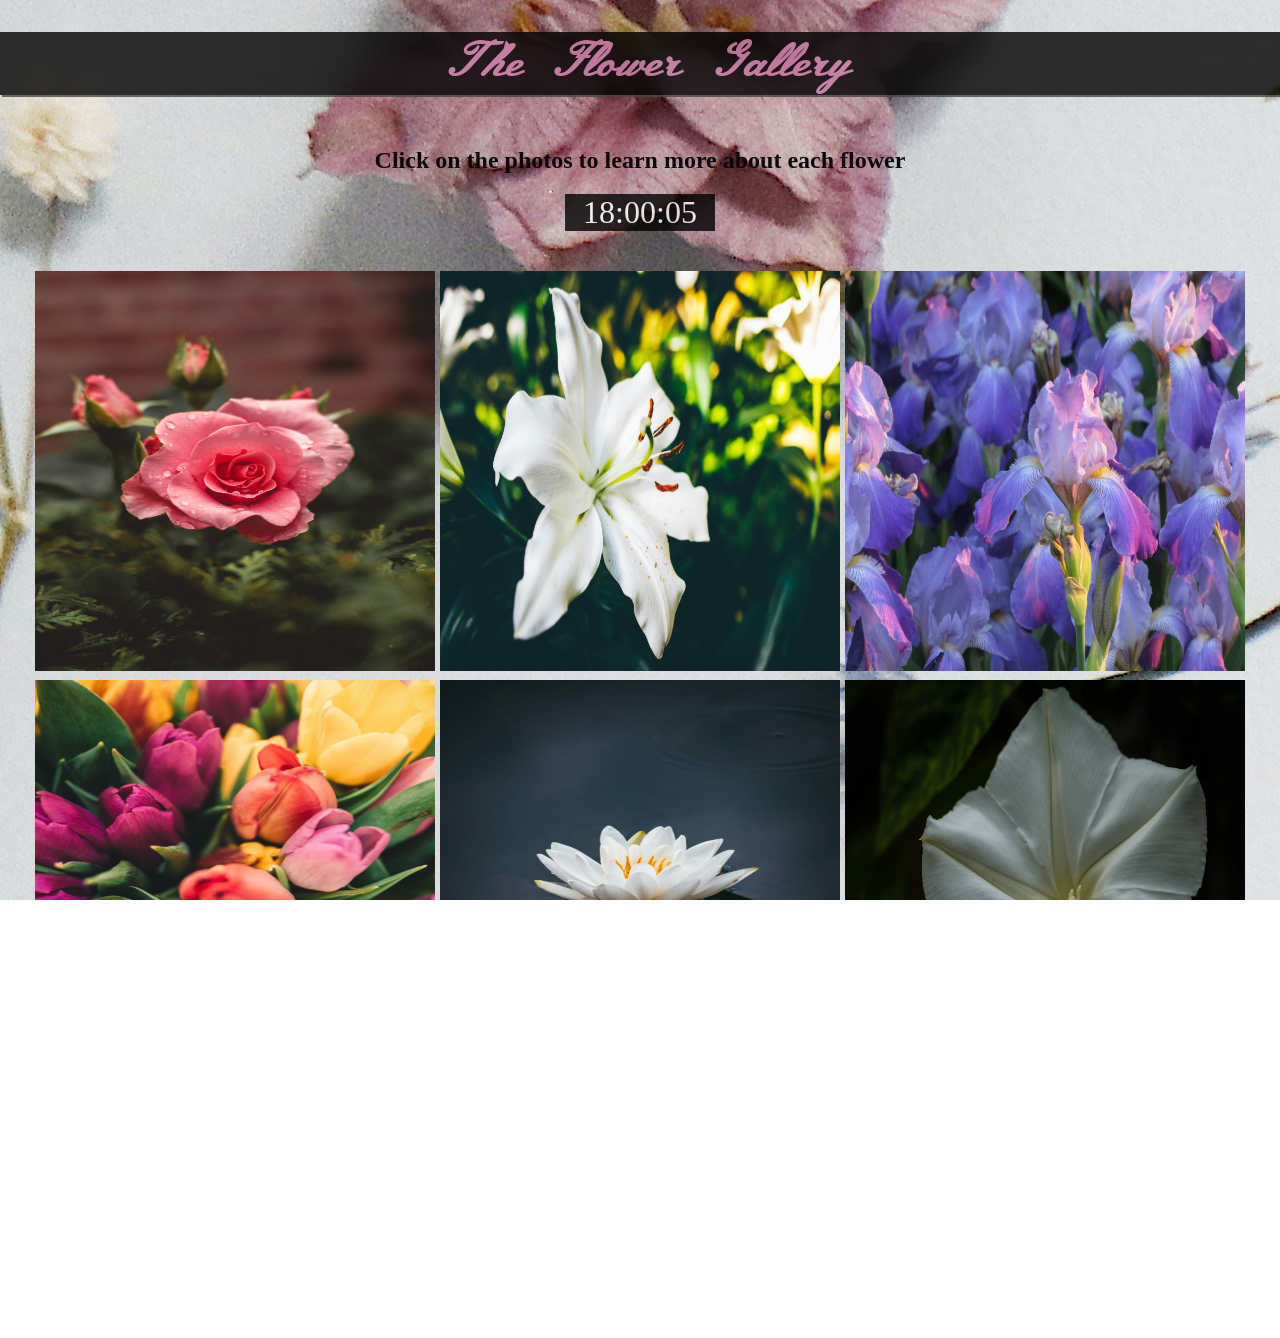
<file: Flower Gallery/index.html>
<!DOCTYPE html>
<html lang="en">
<head>
    <meta charset="UTF-8">
    <meta name="viewport" content="width=device-width, initial-scale=1.0">
    <title>Flower Gallery</title>
    <link  rel="icon" href="favicon_io/favicon.ico" type="image/x-icon">
    <link rel="preconnect" href="https://fonts.googleapis.com">
    <link rel="preconnect" href="https://fonts.gstatic.com" crossorigin>
    <link href="https://fonts.googleapis.com/css2?family=Meie+Script&display=swap" rel="stylesheet">
    <link rel="stylesheet" href="style.css">
</head>
<body>
    
    <h1 id="heading">The Flower Gallery</h1>
    <div class="gallery">  
        <div class="title-card">
            <h2>Click on the photos to learn more about each flower</h2>
        </div>
        <div class="clock-container">
        <div class="clock">00:00:00</div>
        </div>
    <div class="section">
        <div class="rose-box">
        <a href="rose.html">
        <img src="tiffany-chan-ptgjRj9-lD8-unsplash.jpg" class="rose" alt="dark pink rose">
        </a>
        </div>
        <a href="lily.html">
        <img src="matt-0KLPrQNEnQ4-unsplash.jpg" class="lilly photography" alt="white lilly">
        </a>
        <a href="iris.html">
        <img src="christina-brinza-TXmV4YYrzxg-unsplash.jpg" class="iris photography" alt="blue irises">
        </a>
        <a href="tulip.html">
        <img src="anton-darius-0MEda5JdPTo-unsplash.jpg" class="tulip photography">
        </a>
        <a href="lotus.html">
        <img src="nong-Hqa-Ymae0k0-unsplash.jpg" class="lotus photography" alt="white lotus">
        </a>
        <a href="moonflower.html">
        <img src="ed-stone-TqxQ1I5zgSo-unsplash.jpg" class="moonflower" alt="moonflower">   
        </a>
        
     </div> 
        <div class="container">
            <a href="aboutme.html">
        <img src="shanice.jpg" class="photo" alt="picture of me">
        </a>
     </div>
    </div>  
    
    
    <footer> © Shanice Thompson</footer>
    
    <script src="index.js"></script>
</body>
</html>
</file>
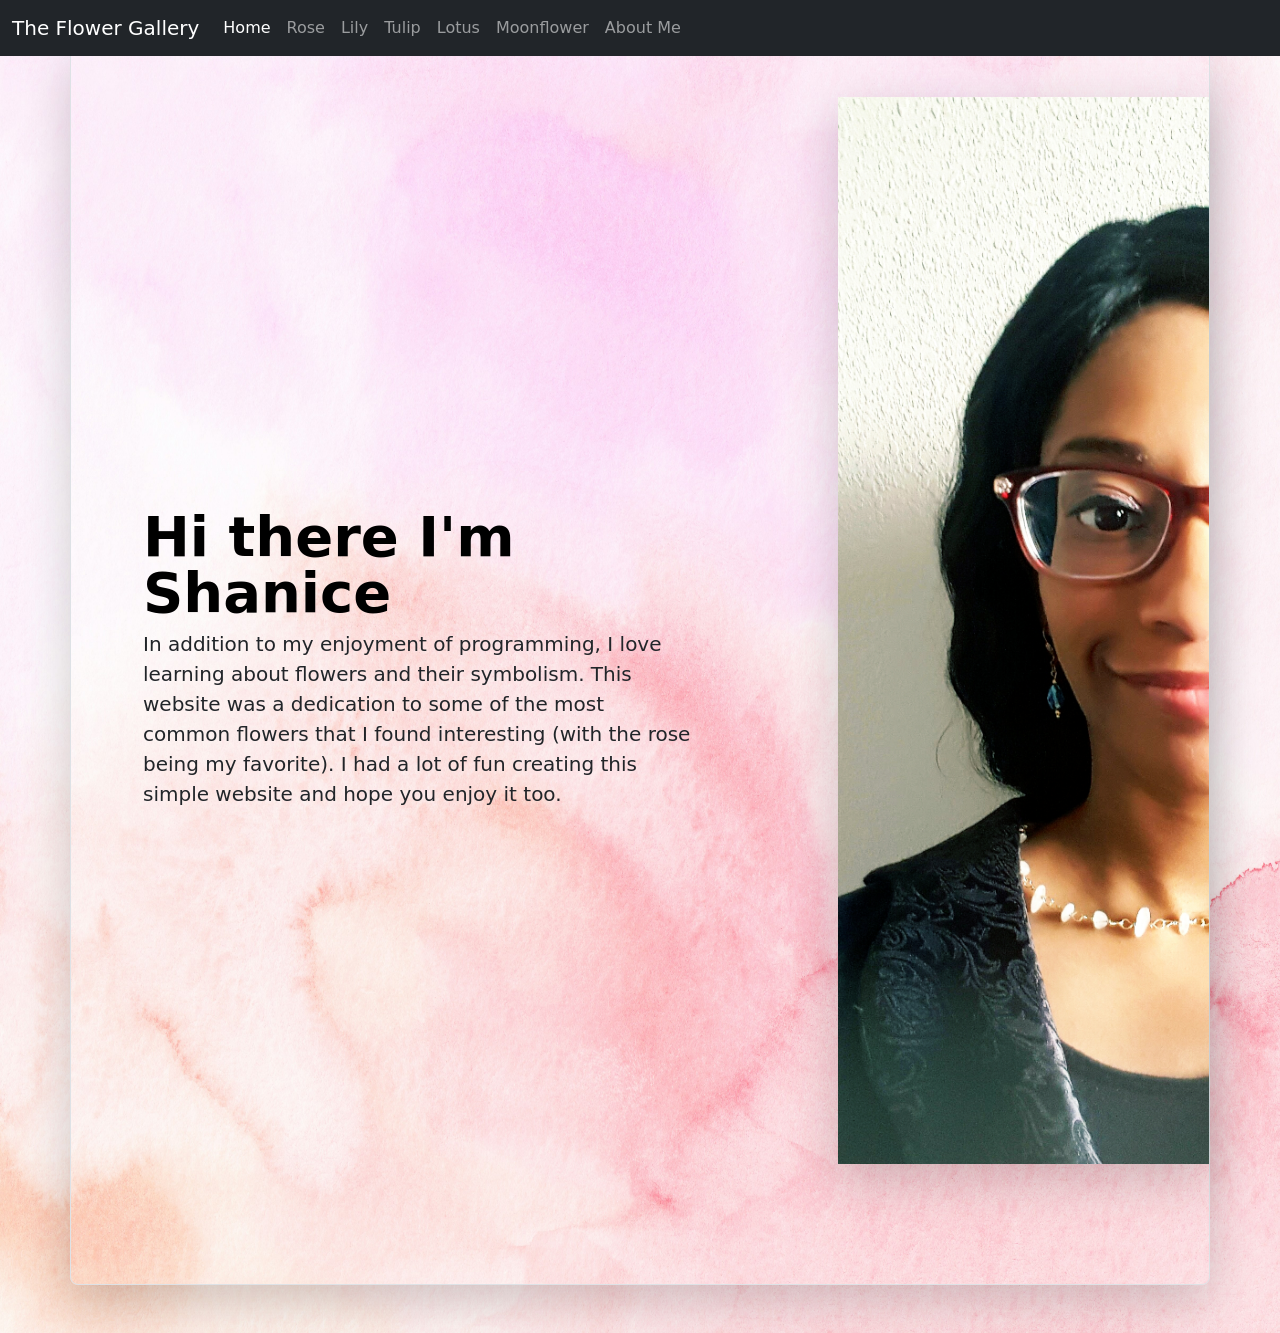
<file: Flower Gallery/aboutme.html>
<!DOCTYPE html>
<html lang="en">
<head>
    <meta charset="UTF-8">
    <meta name="viewport" content="width=device-width, initial-scale=1.0">
    <link  rel="icon" href="favicon_io/favicon.ico" type="image/x-icon">
    <link rel="stylesheet" href="rose.css">
    <link rel="html" href="index.html">
    <link rel="preconnect" href="https://fonts.googleapis.com">
    <link href="https://cdn.jsdelivr.net/npm/bootstrap@5.3.5/dist/css/bootstrap.min.css" rel="stylesheet" integrity="sha384-SgOJa3DmI69IUzQ2PVdRZhwQ+dy64/BUtbMJw1MZ8t5HZApcHrRKUc4W0kG879m7" crossorigin="anonymous">
    <script src="https://cdn.jsdelivr.net/npm/bootstrap@5.3.5/dist/js/bootstrap.bundle.min.js" integrity="sha384-k6d4wzSIapyDyv1kpU366/PK5hCdSbCRGRCMv+eplOQJWyd1fbcAu9OCUj5zNLiq" crossorigin="anonymous"></script>
    
    <title>About Me</title>
    <body>
        <nav class="navbar navbar-expand-md navbar-dark fixed-top bg-dark">
            <div class="container-fluid">
              <a class="navbar-brand" href="index.html">The Flower Gallery</a>
              <button class="navbar-toggler" type="button" data-bs-toggle="collapse" data-bs-target="#navbarCollapse" aria-controls="navbarCollapse" aria-expanded="false" aria-label="Toggle navigation">
                <span class="navbar-toggler-icon"></span>
              </button>
              <div class="collapse navbar-collapse" id="navbarCollapse">
                <ul class="navbar-nav me-auto mb-2 mb-md-0">
                  <li class="nav-item">
                    <a class="nav-link active" aria-current="page" href="index.html">Home</a>
                  </li>
                  <li class="nav-item">
                    <a class="nav-link" href="rose.html">Rose</a>
                  </li>
                  <li class="nav-item">
                    <a class="nav-link" href="lily.html">Lily</a>
                  </li>
                  <li class="nav-item">
                    <a class="nav-link" href="tulip.html">Tulip</a>
                  </li>
                  <li class="nav-item">
                    <a class="nav-link" href="lotus.html">Lotus</a>
                  </li>
                  <li class="nav-item">
                    <a class="nav-link" href="moonflower.html">Moonflower</a>
                  </li>
                  <li class="nav-item">
                    <a class="nav-link" href="aboutme.html">About Me</a>
                  </li>
                </ul>
                </div>
            </div>
          </nav>
          <div class="container my-5">
            <div class="row p-4 pb-0 pe-lg-0 pt-lg-5 align-items-center rounded-3 border shadow-lg">
              <div class="col-lg-7 p-3 p-lg-5 pt-lg-3">
                <h1 class="display-4 fw-bold lh-1 text-body-emphasis">Hi there I'm Shanice</h1>
                <p class="lead">In addition to my enjoyment of programming, I love learning about flowers and their symbolism. This website was a dedication to some of the most common flowers that I found interesting (with the rose being my favorite). I had a lot of fun creating this simple website and hope you enjoy it too.</p>
                <div class="d-grid gap-2 d-md-flex justify-content-md-start mb-4 mb-lg-3">
                </div>
              </div>
              <div class="col-lg-4 offset-lg-1 p-0 overflow-hidden shadow-lg">
                  <img class="rounded-lg-3" src="shanice.jpg" alt="a picture of me" width="750">
              </div>
            </div>
          </div>
          
</body>
</file>
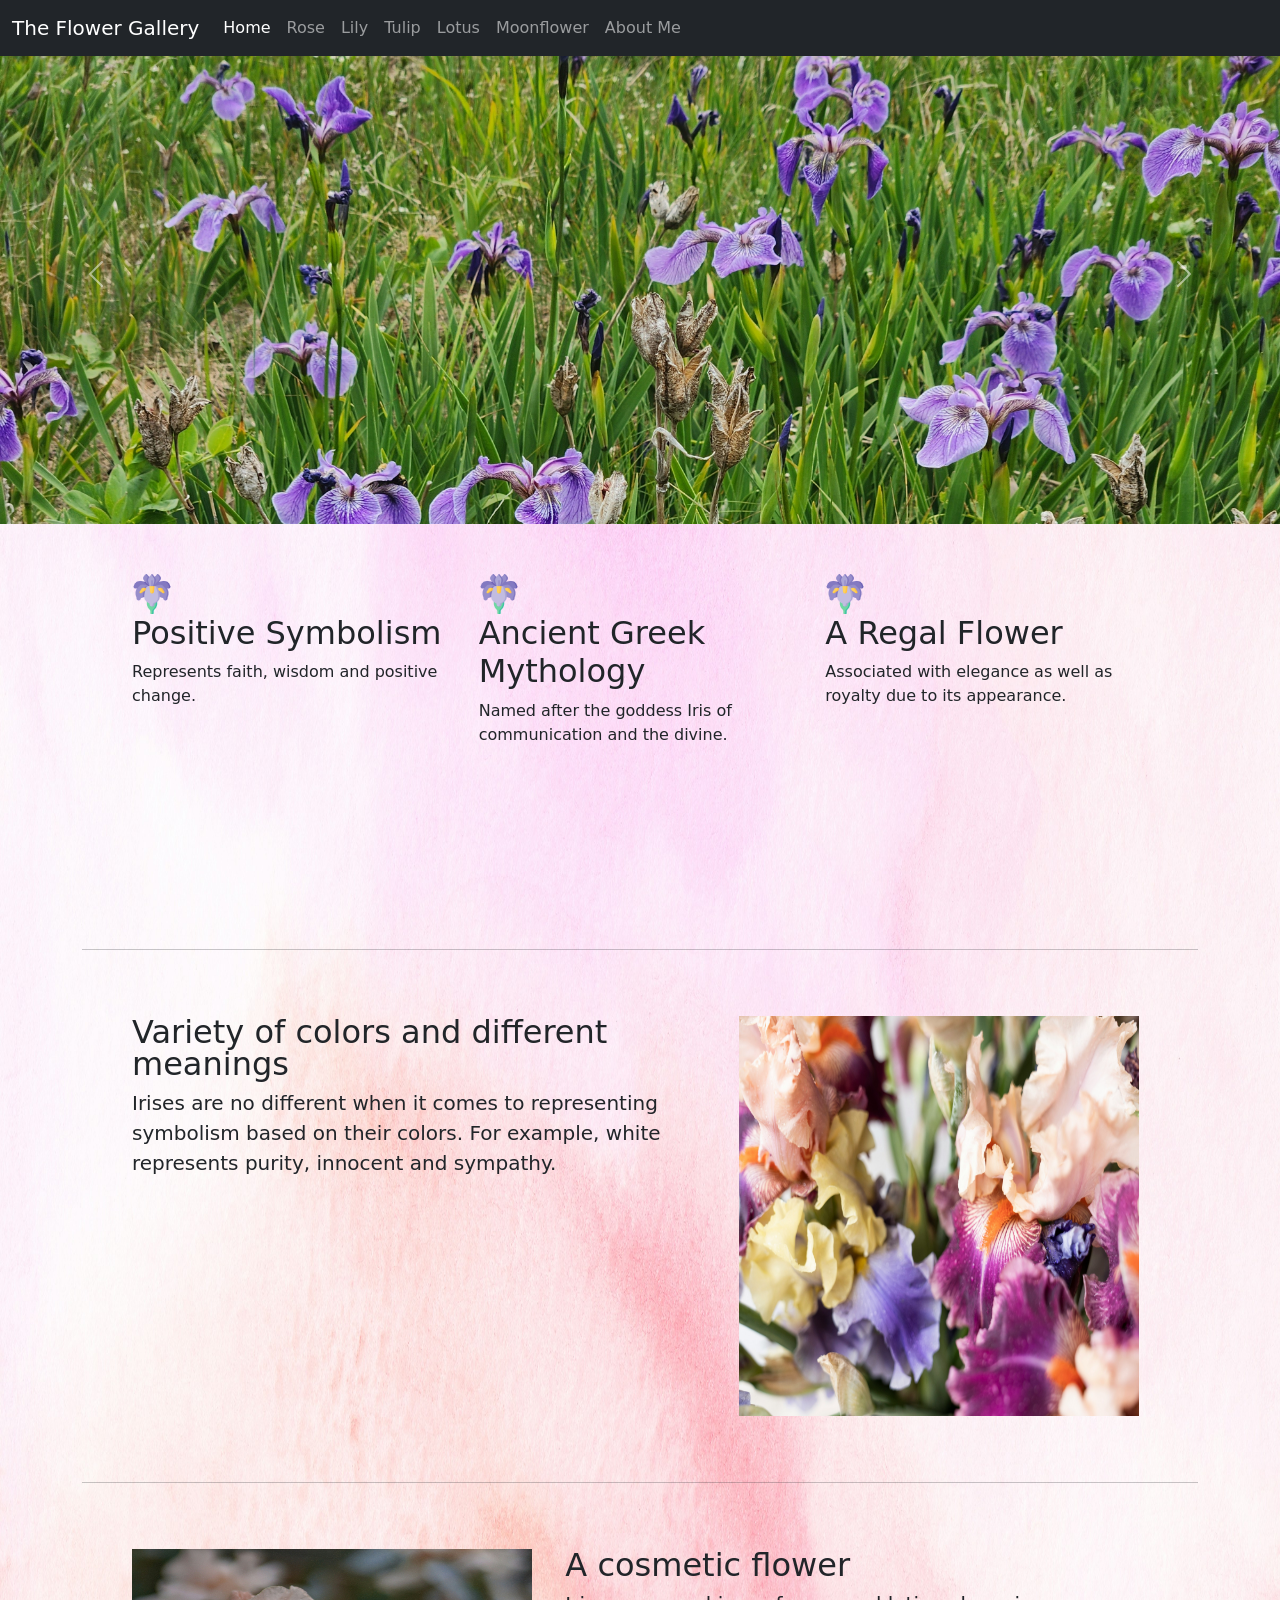
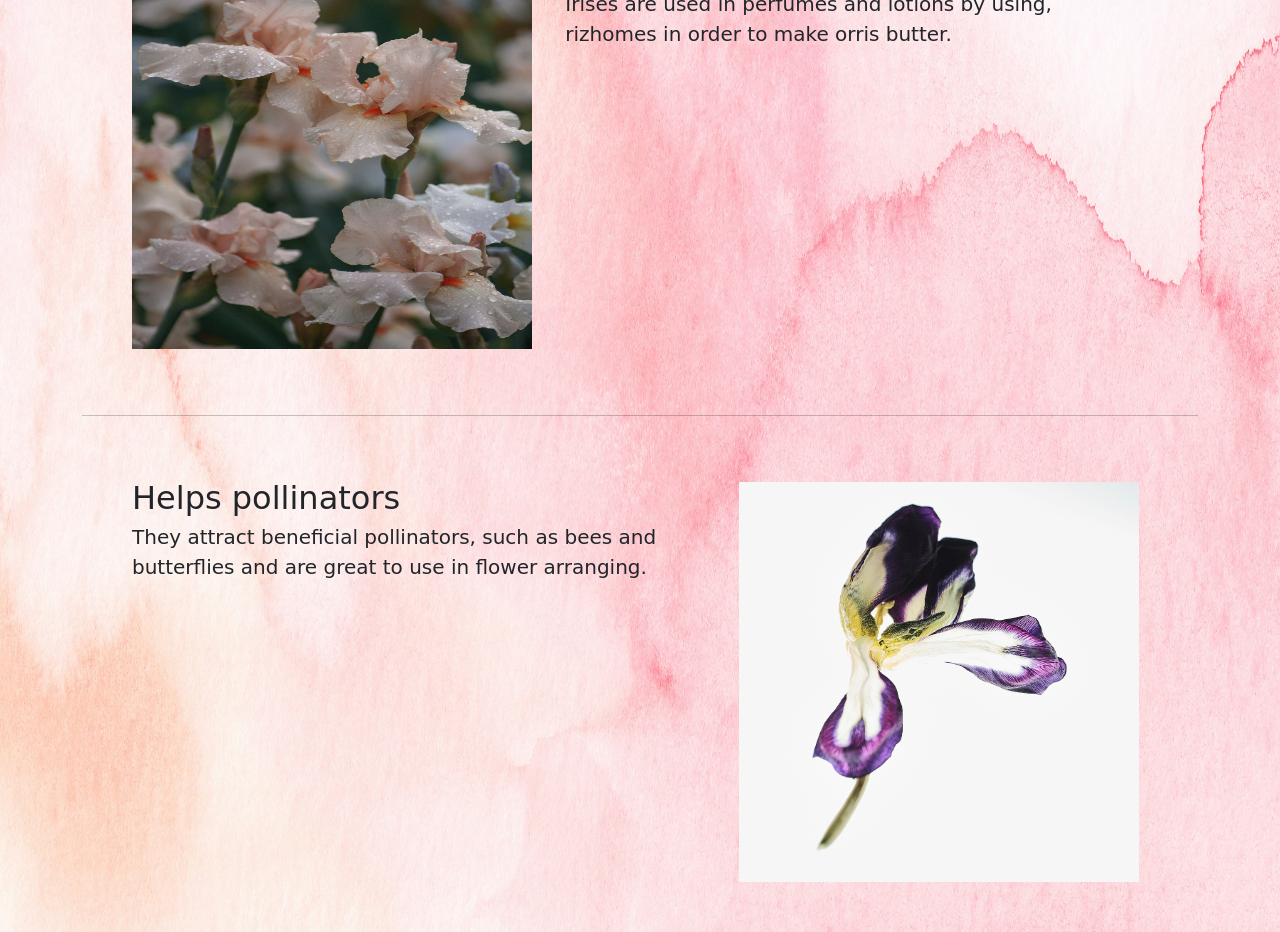
<file: Flower Gallery/iris.html>
<!DOCTYPE html>
<html lang="en">
<head>
    <meta charset="UTF-8">
    <meta name="viewport" content="width=device-width, initial-scale=1.0">
    <link  rel="icon" href="favicon_io/favicon.ico" type="image/x-icon">
    <link rel="stylesheet" href="rose.css">
    <link rel="html" href="index.html">
    <link rel="preconnect" href="https://fonts.googleapis.com">
    <link href="https://cdn.jsdelivr.net/npm/bootstrap@5.3.5/dist/css/bootstrap.min.css" rel="stylesheet" integrity="sha384-SgOJa3DmI69IUzQ2PVdRZhwQ+dy64/BUtbMJw1MZ8t5HZApcHrRKUc4W0kG879m7" crossorigin="anonymous">
    <script src="https://cdn.jsdelivr.net/npm/bootstrap@5.3.5/dist/js/bootstrap.bundle.min.js" integrity="sha384-k6d4wzSIapyDyv1kpU366/PK5hCdSbCRGRCMv+eplOQJWyd1fbcAu9OCUj5zNLiq" crossorigin="anonymous"></script>
    <title>The Flower of Positive Change</title>
</head>
<body>
    <nav class="navbar navbar-expand-md navbar-dark fixed-top bg-dark">
        <div class="container-fluid">
          <a class="navbar-brand" href="index.html">The Flower Gallery</a>
          <button class="navbar-toggler" type="button" data-bs-toggle="collapse" data-bs-target="#navbarCollapse" aria-controls="navbarCollapse" aria-expanded="false" aria-label="Toggle navigation">
            <span class="navbar-toggler-icon"></span>
          </button>
          <div class="collapse navbar-collapse" id="navbarCollapse">
            <ul class="navbar-nav me-auto mb-2 mb-md-0">
              <li class="nav-item">
                <a class="nav-link active" aria-current="page" href="index.html">Home</a>
              </li>
              <li class="nav-item">
                <a class="nav-link" href="rose.html">Rose</a>
              </li>
              <li class="nav-item">
                <a class="nav-link" href="lily.html">Lily</a>
              </li>
              <li class="nav-item">
                <a class="nav-link" href="tulip.html">Tulip</a>
              </li>
              <li class="nav-item">
                <a class="nav-link" href="lotus.html">Lotus</a>
              </li>
              <li class="nav-item">
                <a class="nav-link" href="moonflower.html">Moonflower</a>
              </li>
              <li class="nav-item">
                <a class="nav-link" href="aboutme.html">About Me</a>
              </li>
            </ul>
            </div>
        </div>
      </nav>
      <br>
      <div id="carouselExample" class="carousel slide">
        <div class="carousel-inner">
          <div class="carousel-item active">
            <img src="florent-garnerot-Py4-xlAD6ao-unsplash.jpg" class="d-block w-100" alt="lavender irises in a field" class="rose-red">
          </div>
          <div class="carousel-item">
            <img src="laura-ockel-H0KTSVXuuvk-unsplash.jpg" class="d-block w-100" alt="white lilies" class="purple iris">
          </div>
          <div class="carousel-item">
            <img src="selective-focus-shot-irises-garden-daytime.jpg" class="d-block w-100" alt="blue irises in a garden" class="rose-red">
          </div>
        </div>
        <button class="carousel-control-prev" type="button" data-bs-target="#carouselExample" data-bs-slide="prev">
          <span class="carousel-control-prev-icon" aria-hidden="true"></span>
          <span class="visually-hidden">Previous</span>
        </button>
        <button class="carousel-control-next" type="button" data-bs-target="#carouselExample" data-bs-slide="next">
          <span class="carousel-control-next-icon" aria-hidden="true"></span>
          <span class="visually-hidden">Next</span>
        </button>
      </div>
  
      <div class="container marketing">

        <!-- Three columns of text below the carousel -->
         
        <div class="row">
          <div class="col-lg-4">
            <img src="iris.png" class="rose-icon" alt="pink lily icon">
            <h2 class="fw-normal">Positive Symbolism</h2>
            <p>Represents faith, wisdom and positive change.</p>
            
          </div><!-- /.col-lg-4 -->
          <div class="col-lg-4">
           <img src="iris.png" class="rose-icon" alt="pink lily icon">
            <h2 class="fw-normal">Ancient Greek Mythology</h2>
            <p>Named after the goddess Iris of communication and the divine.</p>

          </div><!-- /.col-lg-4 -->
          <div class="col-lg-4">
            <img src="iris.png" class="rose-icon" alt="pink lily icon">
            <h2 class="fw-normal">A Regal Flower</h2>
            <p>Associated with elegance as well as royalty due to its appearance.</p>
          </div><!-- /.col-lg-4 -->
        </div><!-- /.row -->

        <hr class="featurette-divider">
        <div class="row featurette">
            <div class="col-md-7">
              <h2 class="featurette-heading fw-normal lh-1">Variety of colors and different meanings
            </h2>
              <p class="lead">Irises are no different when it comes to representing symbolism based on their colors. For example, white represents purity, innocent and sympathy.
            </p>
            </div>
            <div class="col-md-5">
                <img src="zoe-richardson-p9GWoY3UB4g-unsplash.jpg" class="rose-pic" alt="multi color irises">
            </div>
          </div>
          <hr class="featurette-divider">
          <div class="row featurette">
            <div class="col-md-7 order-md-2">
              <h2 class="featurette-heading fw-normal lh-1">A cosmetic flower
            </h2>
              <p class="lead">Irises are used in perfumes and lotions by using, rizhomes in order to make orris butter.
            </p>
            </div>
            <div class="col-md-5 order-md-1">
              <img src="anna-tsukanova-vUyXd8Z2vjQ-unsplash.jpg" alt="pink lily" class="rose-pic">
            </div>
          </div>
          <hr class="featurette-divider">
        <div class="row featurette">
            <div class="col-md-7">
              <h2 class="featurette-heading fw-normal lh-1">Helps pollinators
            </h2>
              <p class="lead">They attract beneficial pollinators, such as bees and butterflies and are great to use in flower arranging. 
            </p>
            </div>
            <div class="col-md-5">
                <img src="jari-hytonen-YwqHjtCBgwE-unsplash.jpg" class="rose-pic" alt="dark purple iris">
            </div>
          </div>

</body>
</html>
</file>
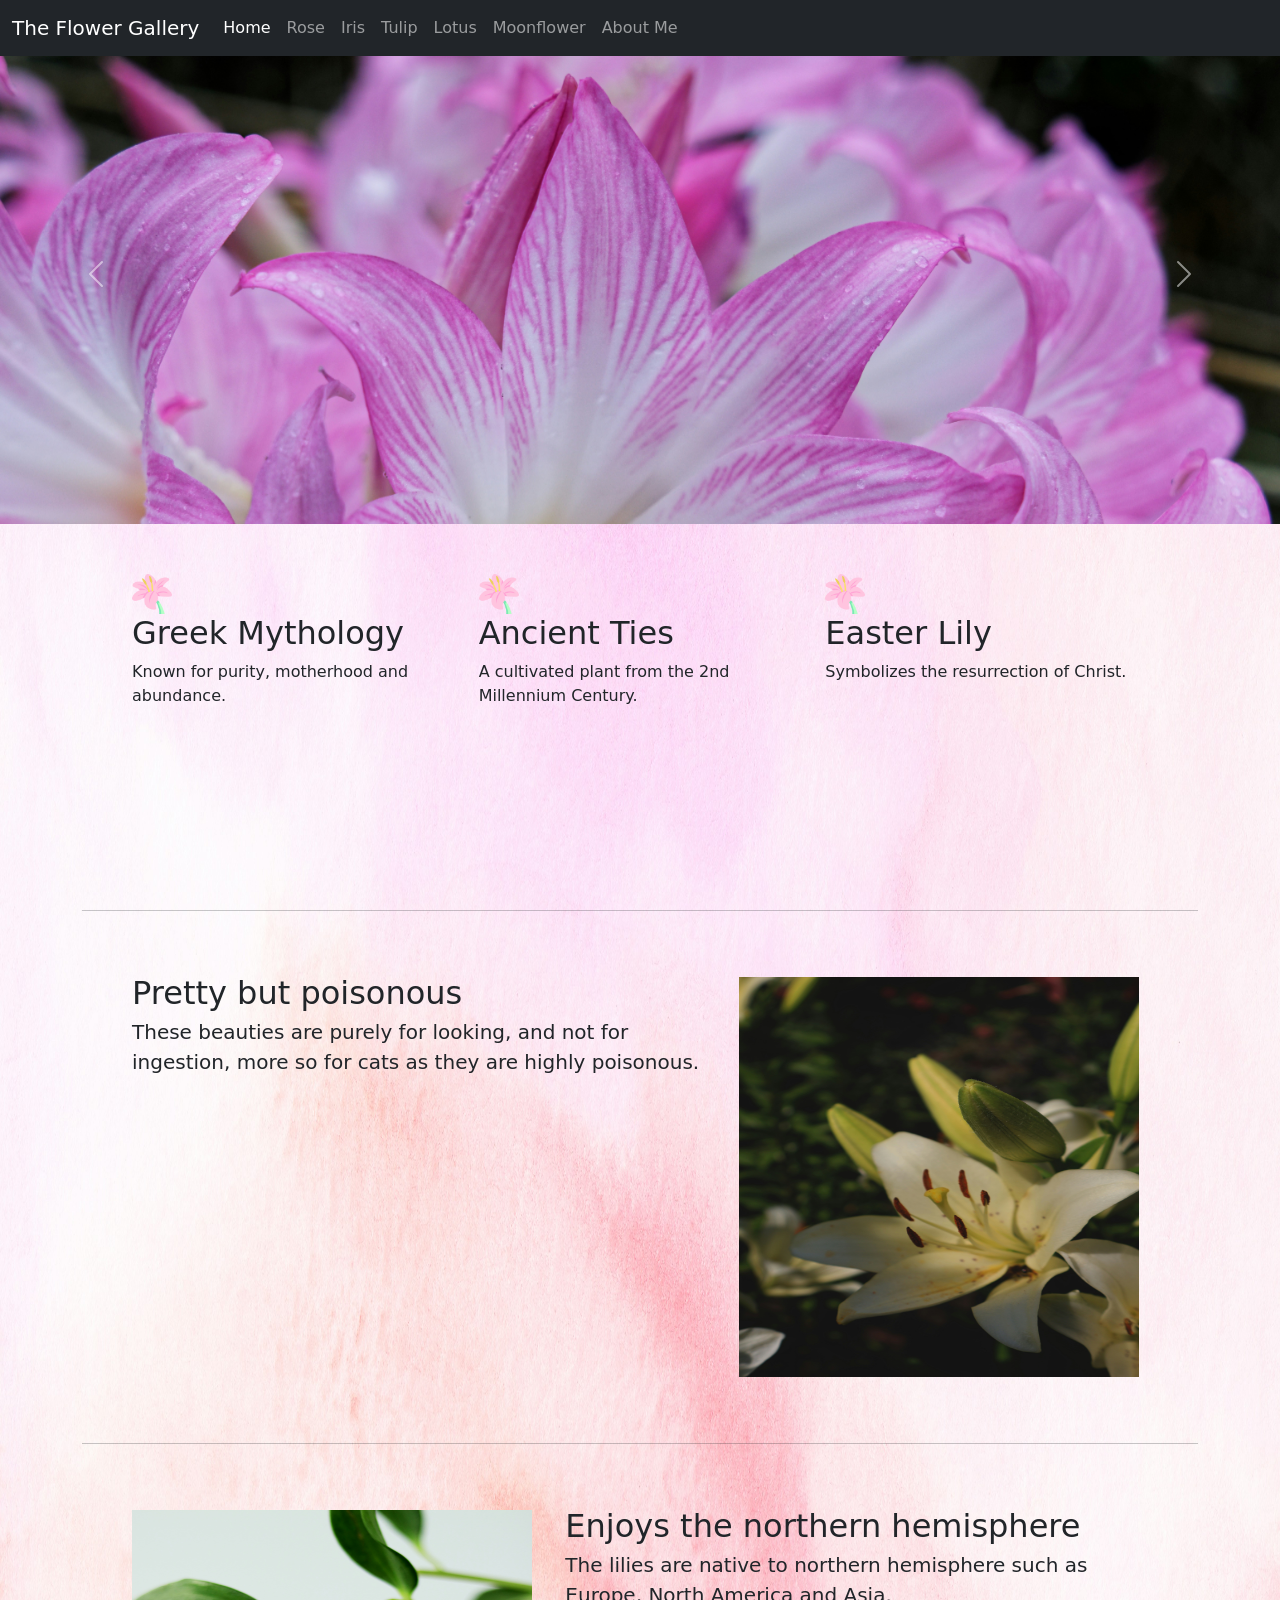
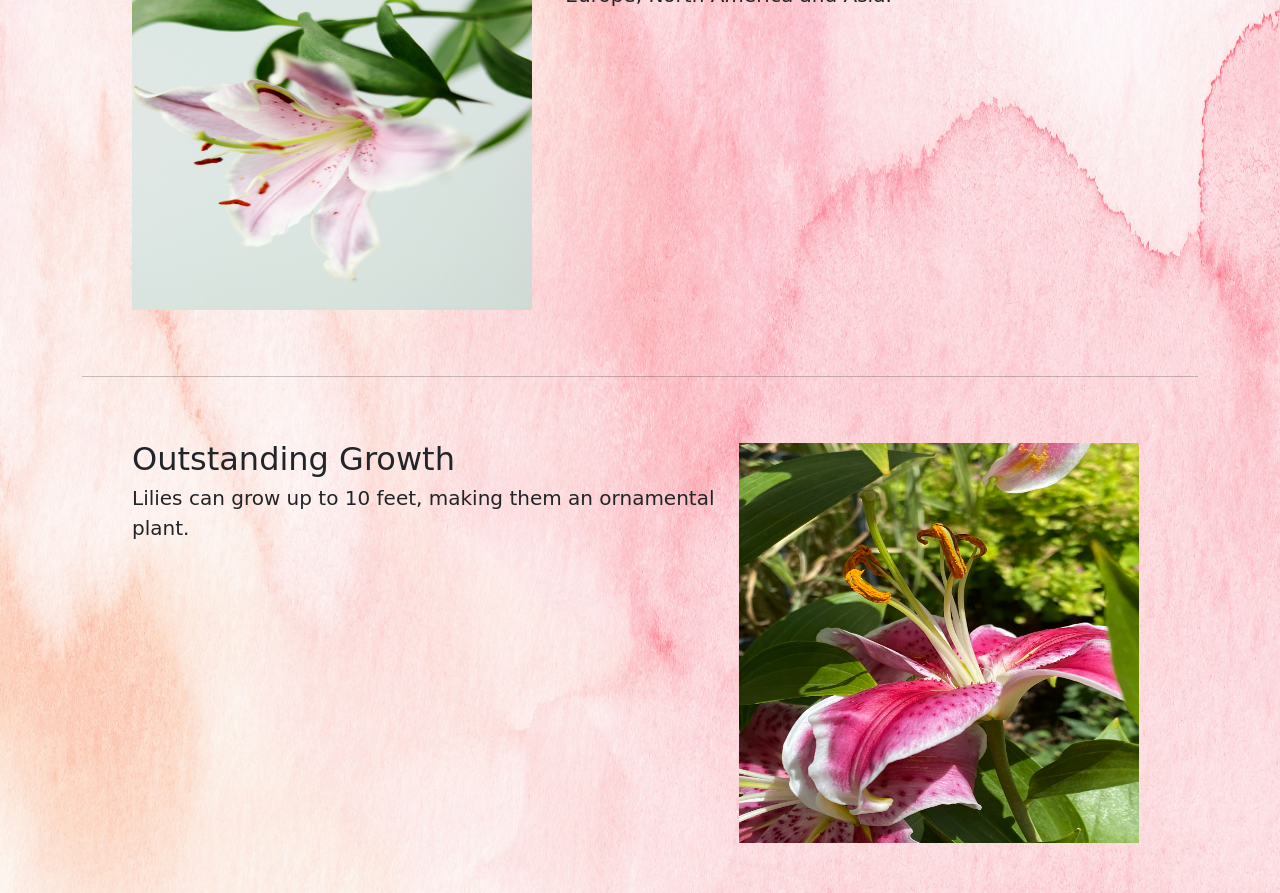
<file: Flower Gallery/lily.html>
<!DOCTYPE html>
<html lang="en">
<head>
    <meta charset="UTF-8">
    <meta name="viewport" content="width=device-width, initial-scale=1.0">
    <link  rel="icon" href="favicon_io/favicon.ico" type="image/x-icon">
    <link rel="stylesheet" href="rose.css">
    <link rel="html" href="index.html">
    <link rel="preconnect" href="https://fonts.googleapis.com">
    <link href="https://cdn.jsdelivr.net/npm/bootstrap@5.3.5/dist/css/bootstrap.min.css" rel="stylesheet" integrity="sha384-SgOJa3DmI69IUzQ2PVdRZhwQ+dy64/BUtbMJw1MZ8t5HZApcHrRKUc4W0kG879m7" crossorigin="anonymous">
    <script src="https://cdn.jsdelivr.net/npm/bootstrap@5.3.5/dist/js/bootstrap.bundle.min.js" integrity="sha384-k6d4wzSIapyDyv1kpU366/PK5hCdSbCRGRCMv+eplOQJWyd1fbcAu9OCUj5zNLiq" crossorigin="anonymous"></script>
    <title>The Queen of Flowers</title>
</head>
<body>
    <nav class="navbar navbar-expand-md navbar-dark fixed-top bg-dark">
        <div class="container-fluid">
          <a class="navbar-brand" href="index.html">The Flower Gallery</a>
          <button class="navbar-toggler" type="button" data-bs-toggle="collapse" data-bs-target="#navbarCollapse" aria-controls="navbarCollapse" aria-expanded="false" aria-label="Toggle navigation">
            <span class="navbar-toggler-icon"></span>
          </button>
          <div class="collapse navbar-collapse" id="navbarCollapse">
            <ul class="navbar-nav me-auto mb-2 mb-md-0">
              <li class="nav-item">
                <a class="nav-link active" aria-current="page" href="index.html">Home</a>
              </li>
              <li class="nav-item">
                <a class="nav-link" href="rose.html">Rose</a>
              </li>
              <li class="nav-item">
                <a class="nav-link" href="iris.html">Iris</a>
              </li>
              <li class="nav-item">
                <a class="nav-link" href="tulip.html">Tulip</a>
              </li>
              <li class="nav-item">
                <a class="nav-link" href="lotus.html">Lotus</a>
              </li>
              <li class="nav-item">
                <a class="nav-link" href="moonflower.html">Moonflower</a>
              </li>
              <li class="nav-item">
                <a class="nav-link" href="aboutme.html">About Me</a>
              </li>
            </ul>
            </div>
        </div>
      </nav>
      <br>
      <div id="carouselExample" class="carousel slide">
        <div class="carousel-inner">
          <div class="carousel-item active">
            <img src="colin-watts-TYR7eInulno-unsplash.jpg" class="d-block w-100" alt="lavender lilies" class="rose-red">
          </div>
          <div class="carousel-item">
            <img src="white-lily-garden-field.jpg" class="d-block w-100" alt="white lilies" class="rose-red">
          </div>
          <div class="carousel-item">
            <img src="darius-cotoi-CIFXXg_kjw8-unsplash.jpg" class="d-block w-100" alt="pink lilies" class="rose-red">
          </div>
        </div>
        <button class="carousel-control-prev" type="button" data-bs-target="#carouselExample" data-bs-slide="prev">
          <span class="carousel-control-prev-icon" aria-hidden="true"></span>
          <span class="visually-hidden">Previous</span>
        </button>
        <button class="carousel-control-next" type="button" data-bs-target="#carouselExample" data-bs-slide="next">
          <span class="carousel-control-next-icon" aria-hidden="true"></span>
          <span class="visually-hidden">Next</span>
        </button>
      </div>
  
      <div class="container marketing">

        <!-- Three columns of text below the carousel -->
         
        <div class="row">
          <div class="col-lg-4">
            <img src="lily.png" class="rose-icon" alt="pink lily icon">
            <h2 class="fw-normal">Greek Mythology</h2>
            <p>Known for purity, motherhood and abundance.</p>
            
          </div><!-- /.col-lg-4 -->
          <div class="col-lg-4">
           <img src="lily.png" class="rose-icon" alt="pink lily icon">
            <h2 class="fw-normal">Ancient Ties</h2>
            <p>A cultivated plant from the 2nd Millennium Century.</p>

          </div><!-- /.col-lg-4 -->
          <div class="col-lg-4">
            <img src="lily.png" class="rose-icon" alt="pink lily icon">
            <h2 class="fw-normal">Easter Lily</h2>
            <p>Symbolizes the resurrection of Christ. </p>
          </div><!-- /.col-lg-4 -->
        </div><!-- /.row -->

        <hr class="featurette-divider">
        <div class="row featurette">
            <div class="col-md-7">
              <h2 class="featurette-heading fw-normal lh-1">Pretty but poisonous
            </h2>
              <p class="lead">These beauties are purely for looking, and not for ingestion, more so for cats as they are highly poisonous.
            </p>
            </div>
            <div class="col-md-5">
                <img src="anna-keibalo-WJ_og9OEGsE-unsplash.jpg" class="rose-pic" alt="white lily">
            </div>
          </div>
          <hr class="featurette-divider">
          <div class="row featurette">
            <div class="col-md-7 order-md-2">
              <h2 class="featurette-heading fw-normal lh-1">Enjoys the northern hemisphere
            </h2>
              <p class="lead">The lilies are native to northern hemisphere such as Europe, North America and Asia.
            </p>
            </div>
            <div class="col-md-5 order-md-1">
              <img src="cody-chan-5xpY8BZaCw0-unsplash.jpg" alt="pink lily" class="rose-pic">
            </div>
          </div>
          <hr class="featurette-divider">
        <div class="row featurette">
            <div class="col-md-7">
              <h2 class="featurette-heading fw-normal lh-1">Outstanding Growth
            </h2>
              <p class="lead">Lilies can grow up to 10 feet, making them an ornamental plant. 
            </p>
            </div>
            <div class="col-md-5">
                <img src="american-jael-zqT6vyl_BNU-unsplash.jpg" class="rose-pic" alt="magenta lily">
            </div>
          </div>

</body>
</html>
</file>
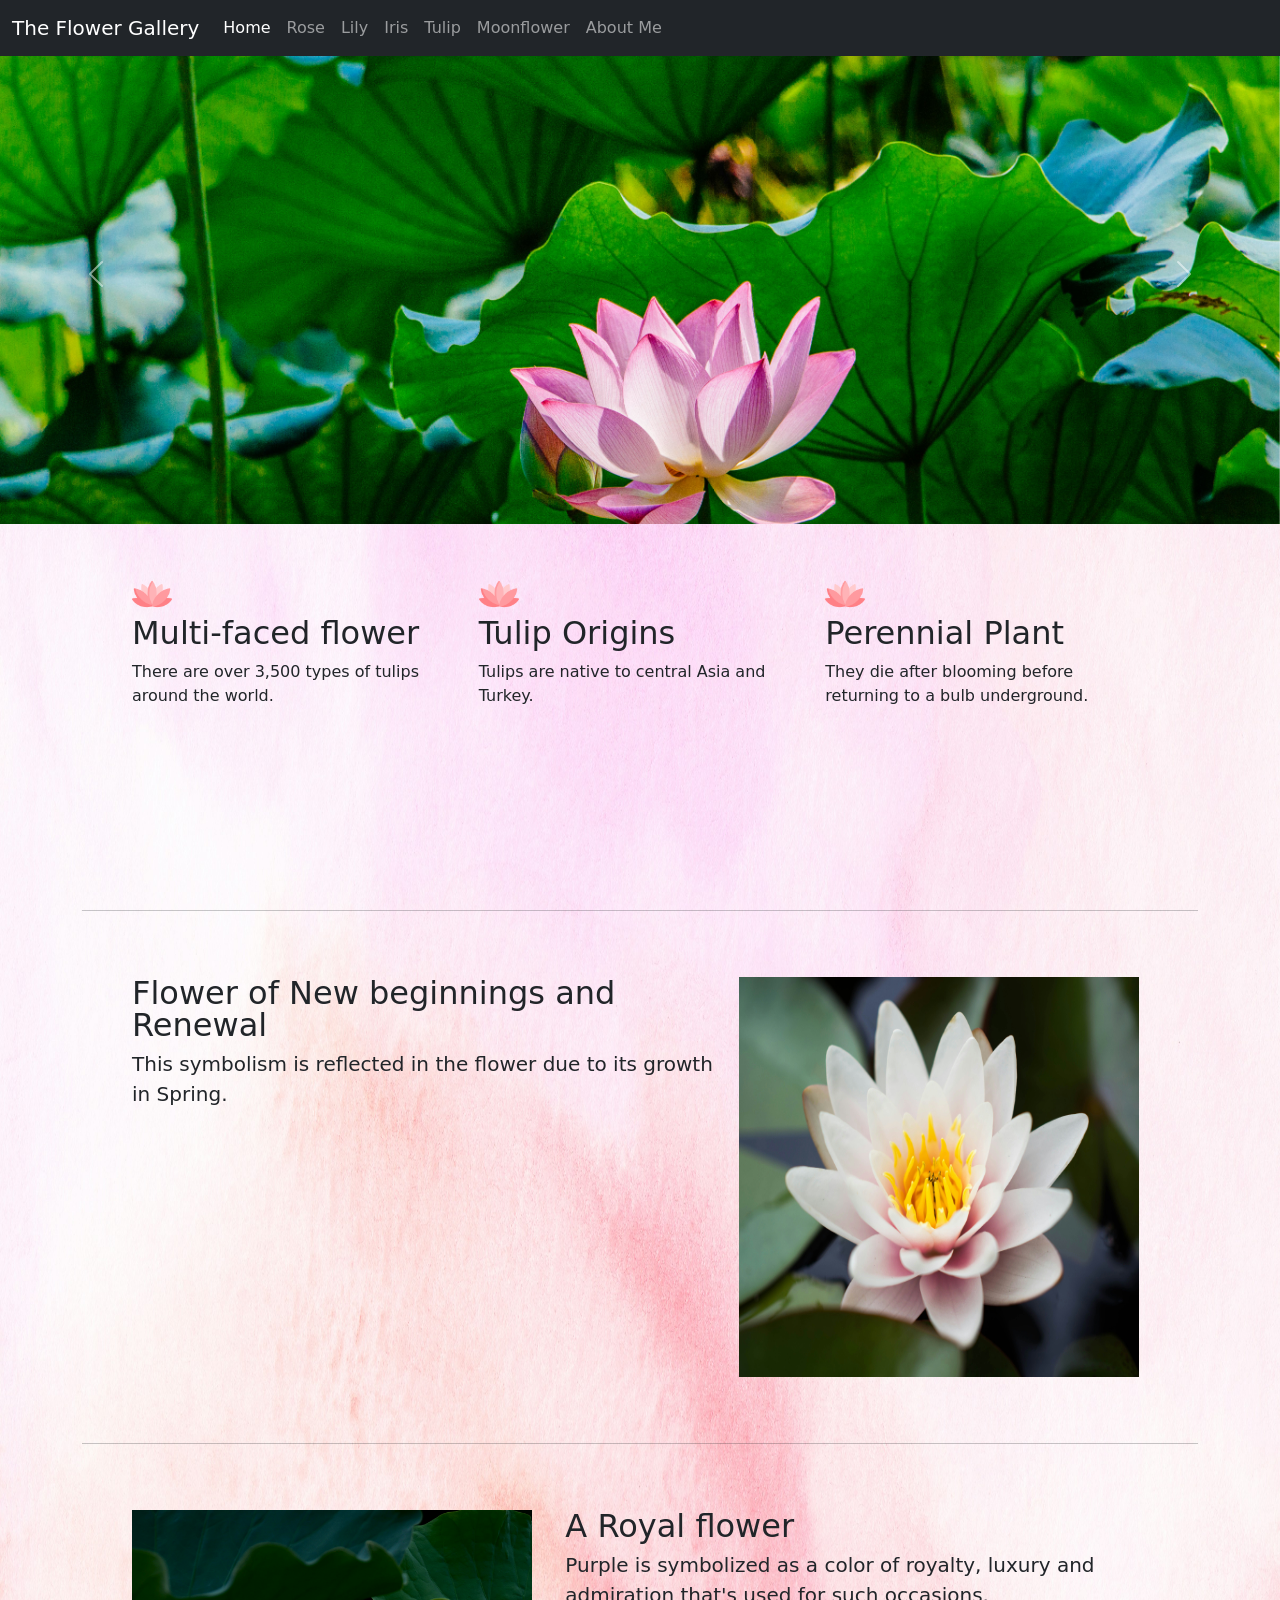
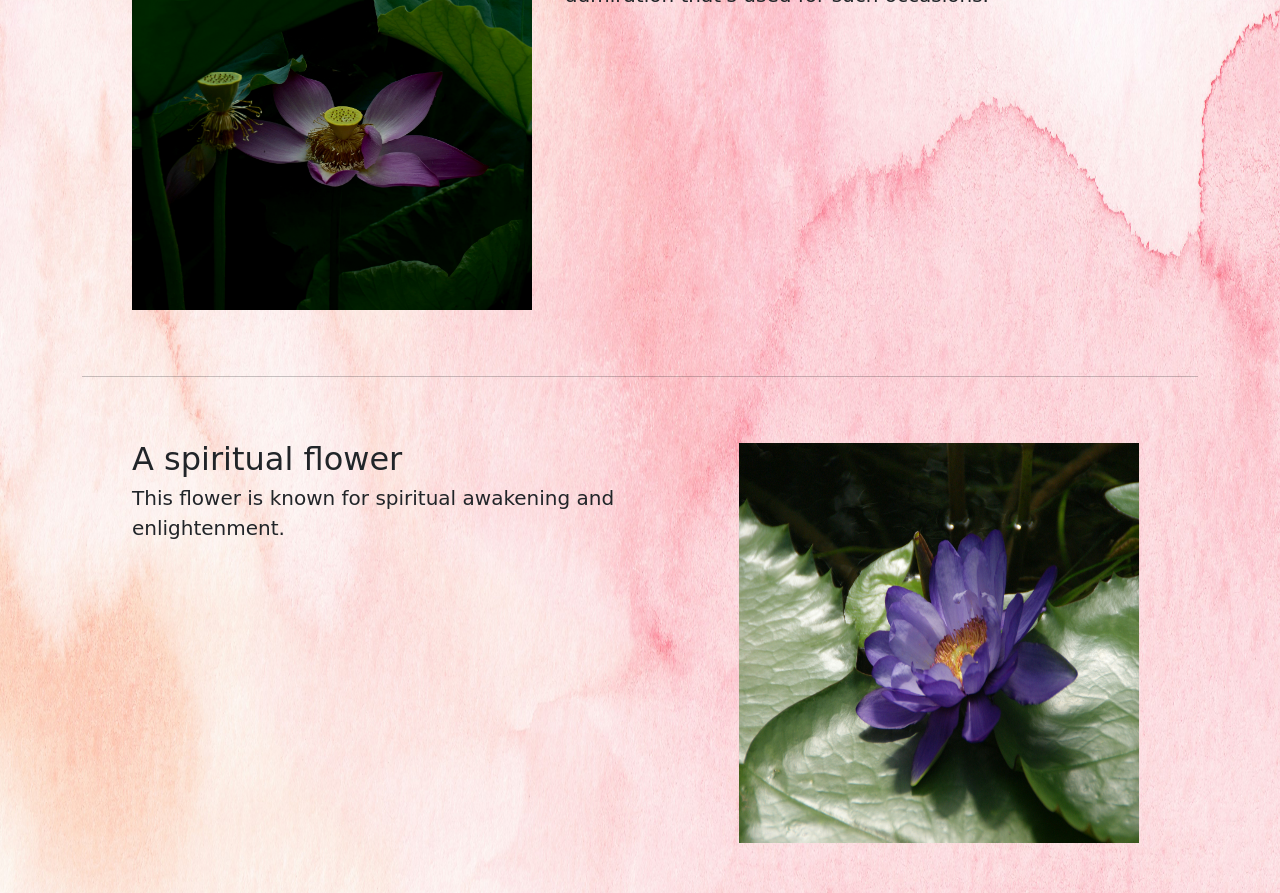
<file: Flower Gallery/lotus.html>
<!DOCTYPE html>
<html lang="en">
<head>
    <meta charset="UTF-8">
    <meta name="viewport" content="width=device-width, initial-scale=1.0">
    <link  rel="icon" href="favicon_io/favicon.ico" type="image/x-icon">
    <link rel="stylesheet" href="rose.css">
    <link rel="html" href="index.html">
    <link rel="preconnect" href="https://fonts.googleapis.com">
    <link href="https://cdn.jsdelivr.net/npm/bootstrap@5.3.5/dist/css/bootstrap.min.css" rel="stylesheet" integrity="sha384-SgOJa3DmI69IUzQ2PVdRZhwQ+dy64/BUtbMJw1MZ8t5HZApcHrRKUc4W0kG879m7" crossorigin="anonymous">
    <script src="https://cdn.jsdelivr.net/npm/bootstrap@5.3.5/dist/js/bootstrap.bundle.min.js" integrity="sha384-k6d4wzSIapyDyv1kpU366/PK5hCdSbCRGRCMv+eplOQJWyd1fbcAu9OCUj5zNLiq" crossorigin="anonymous"></script>
    <title>The Flower of Spirituality</title>
</head>
<body>
    <nav class="navbar navbar-expand-md navbar-dark fixed-top bg-dark">
        <div class="container-fluid">
          <a class="navbar-brand" href="index.html">The Flower Gallery</a>
          <button class="navbar-toggler" type="button" data-bs-toggle="collapse" data-bs-target="#navbarCollapse" aria-controls="navbarCollapse" aria-expanded="false" aria-label="Toggle navigation">
            <span class="navbar-toggler-icon"></span>
          </button>
          <div class="collapse navbar-collapse" id="navbarCollapse">
            <ul class="navbar-nav me-auto mb-2 mb-md-0">
              <li class="nav-item">
                <a class="nav-link active" aria-current="page" href="index.html">Home</a>
              </li>
              <li class="nav-item">
                <a class="nav-link" href="rose.html">Rose</a>
              </li>
              <li class="nav-item">
                <a class="nav-link" href="lily.html">Lily</a>
              </li>
              <li class="nav-item">
                <a class="nav-link" href="iris.html">Iris</a>
              </li>
              <li class="nav-item">
                <a class="nav-link" href="tulip.html">Tulip</a>
              </li>
              <li class="nav-item">
                <a class="nav-link" href="moonflower.html">Moonflower</a>
              </li>
              <li class="nav-item">
                <a class="nav-link" href="aboutme.html">About Me</a>
              </li>
            </ul>
            </div>
        </div>
      </nav>
      <br>
      <div id="carouselExample" class="carousel slide">
        <div class="carousel-inner">
          <div class="carousel-item active">
            <img src="jason-sung-lEIwlnXnq00-unsplash.jpg" class="d-block w-100" alt="pink lotus in marsh field" class="rose-red">
          </div>
          <div class="carousel-item">
            <img src="orkhan-farmanli-BekDDAMRdTY-unsplash.jpg" class="d-block w-100" alt="pink lotuses in marsh surrounded by lily pads" class="purple iris">
          </div>
          <div class="carousel-item">
            <img src="ama-journey-VYnfRLhV09Q-unsplash.jpg" class="d-block w-100" alt="white lotuses in a marsh field" class="rose-red">
          </div>
        </div>
        <button class="carousel-control-prev" type="button" data-bs-target="#carouselExample" data-bs-slide="prev">
          <span class="carousel-control-prev-icon" aria-hidden="true"></span>
          <span class="visually-hidden">Previous</span>
        </button>
        <button class="carousel-control-next" type="button" data-bs-target="#carouselExample" data-bs-slide="next">
          <span class="carousel-control-next-icon" aria-hidden="true"></span>
          <span class="visually-hidden">Next</span>
        </button>
      </div>
  
      <div class="container marketing">

        <!-- Three columns of text below the carousel -->
         
        <div class="row">
          <div class="col-lg-4">
            <img src="lotus.png" class="rose-icon" alt="pink lily icon">
            <h2 class="fw-normal">Multi-faced flower</h2>
            <p>There are over 3,500 types of tulips around the world.</p>
            
          </div><!-- /.col-lg-4 -->
          <div class="col-lg-4">
           <img src="lotus.png" class="rose-icon" alt="pink lotus icon">
            <h2 class="fw-normal">Tulip Origins</h2>
            <p>Tulips are native to central Asia and Turkey.</p>

          </div><!-- /.col-lg-4 -->
          <div class="col-lg-4">
            <img src="lotus.png" class="rose-icon" alt="pink lotus icon">
            <h2 class="fw-normal">Perennial Plant</h2>
            <p>They die after blooming before returning to a bulb underground.</p>
          </div><!-- /.col-lg-4 -->
        </div><!-- /.row -->

        <hr class="featurette-divider">
        <div class="row featurette">
            <div class="col-md-7">
              <h2 class="featurette-heading fw-normal lh-1">Flower of New beginnings and Renewal
            </h2>
              <p class="lead">This symbolism is reflected in the flower due to its growth in Spring.
            </p>
            </div>
            <div class="col-md-5">
                <img src="hans-ripa-OlBmdQAy7qw-unsplash.jpg" class="rose-pic" alt="light pink lotus">
            </div>
          </div>
          <hr class="featurette-divider">
          <div class="row featurette">
            <div class="col-md-7 order-md-2">
              <h2 class="featurette-heading fw-normal lh-1">A Royal flower
            </h2>
              <p class="lead">Purple is symbolized as a color of royalty, luxury and admiration that's used for such occasions.
            </p>
            </div>
            <div class="col-md-5 order-md-1">
              <img src="tony-wan-P6UPoAB7Q9s-unsplash.jpg" alt="purple lotus in shrubbery" class="rose-pic">
            </div>
          </div>
          <hr class="featurette-divider">
        <div class="row featurette">
            <div class="col-md-7">
              <h2 class="featurette-heading fw-normal lh-1">A spiritual flower
            </h2>
              <p class="lead">This flower is known for spiritual awakening and enlightenment.
            </p>
            </div>
            <div class="col-md-5">
                <img src="danny-kroon-UXU4lbOQSX0-unsplash.jpg" class="rose-pic" alt="dark purple lotus resting on lilly pads">
            </div>
          </div>

</body>
</html>
</file>
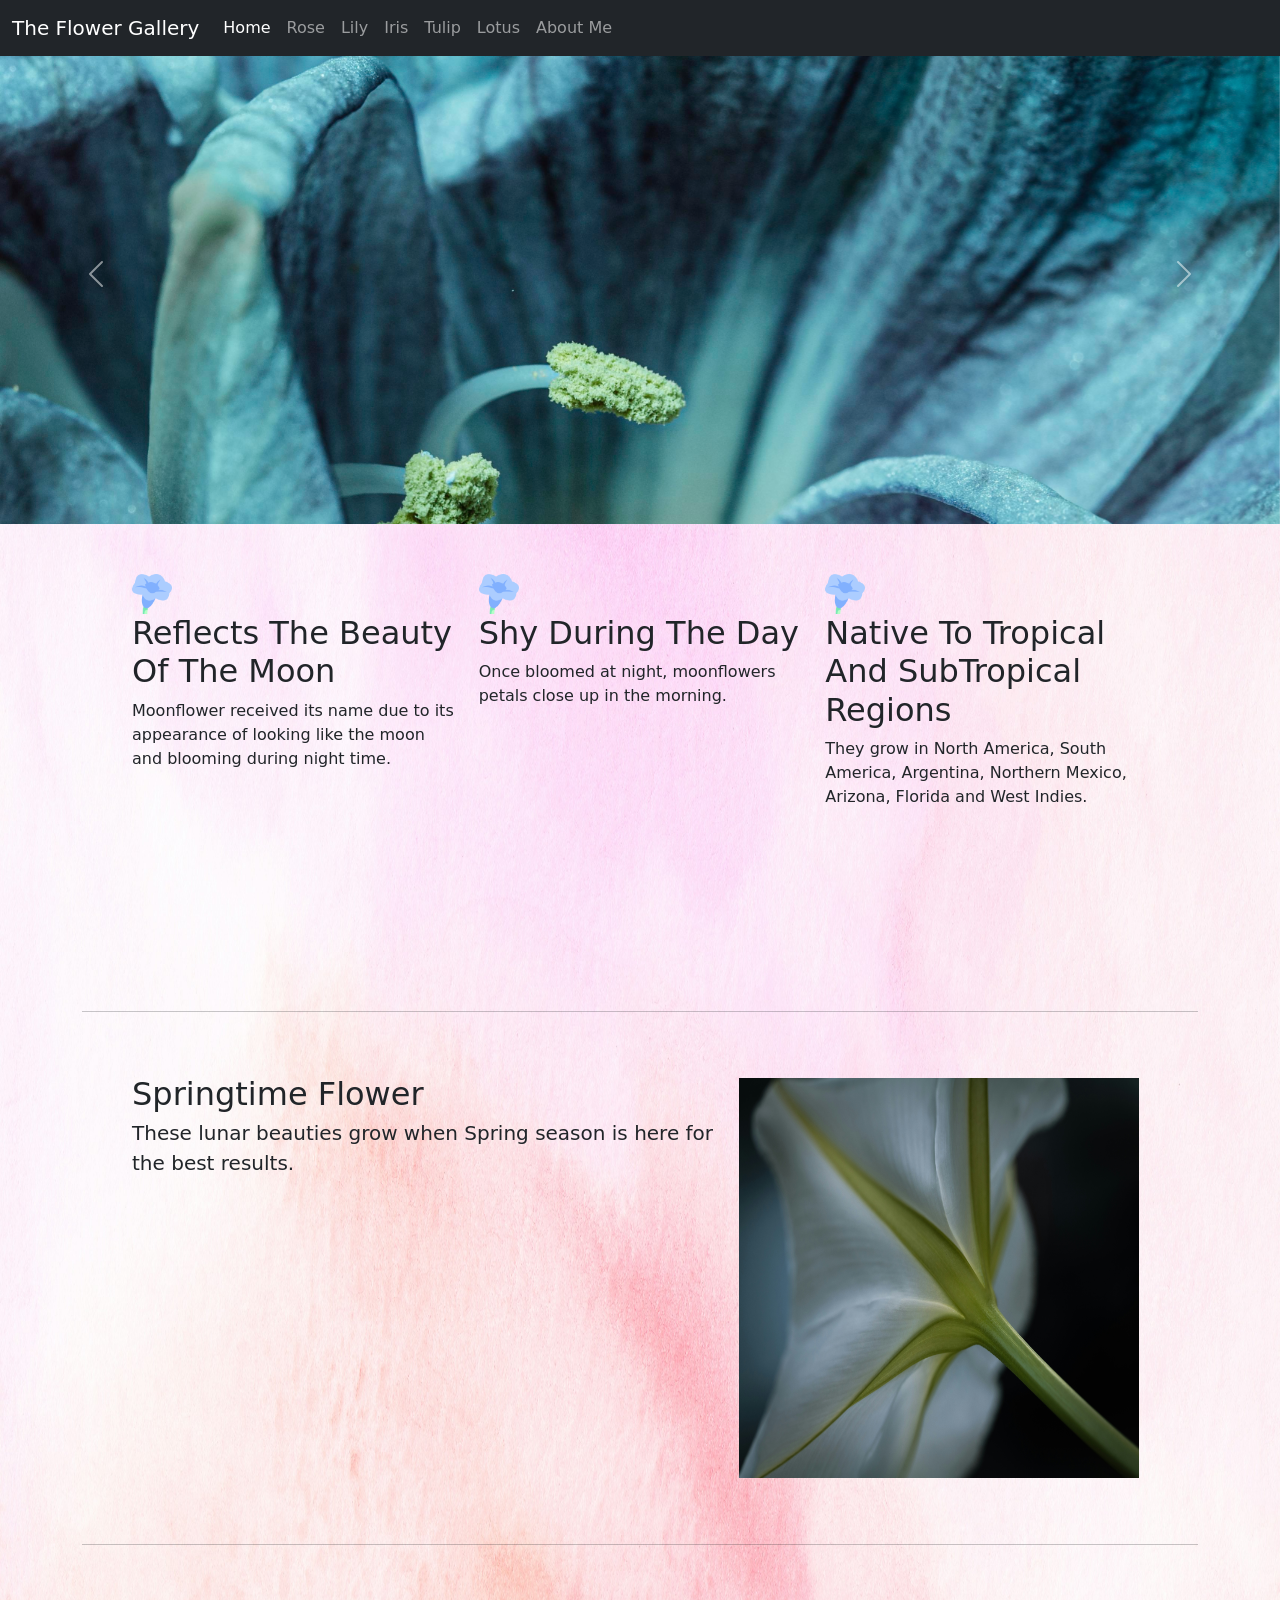
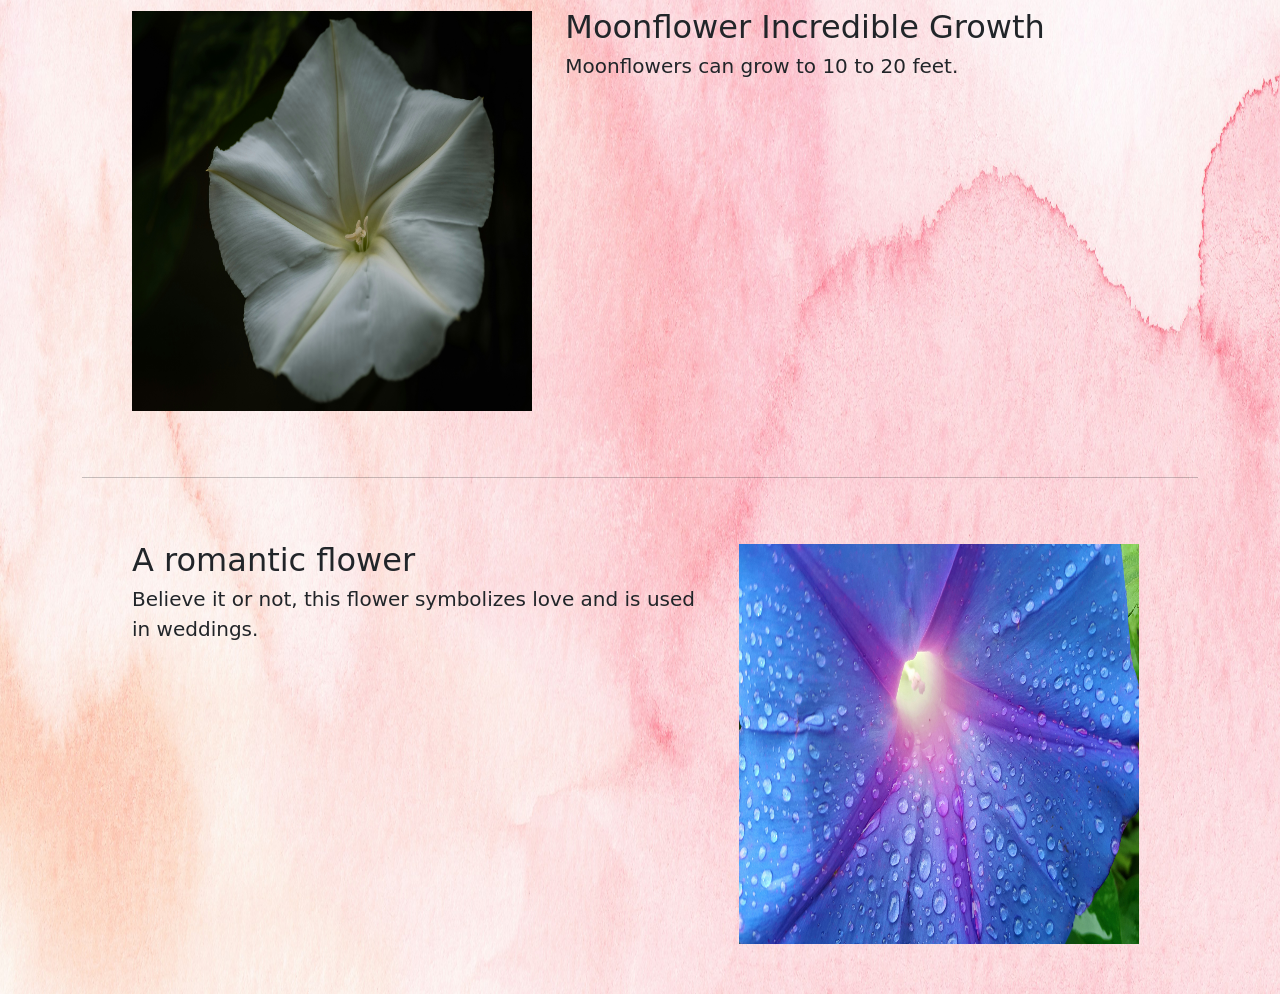
<file: Flower Gallery/moonflower.html>
<!DOCTYPE html>
<html lang="en">
<head>
    <meta charset="UTF-8">
    <meta name="viewport" content="width=device-width, initial-scale=1.0">
    <link  rel="icon" href="favicon_io/favicon.ico" type="image/x-icon">
    <link rel="stylesheet" href="rose.css">
    <link rel="html" href="index.html">
    <link rel="preconnect" href="https://fonts.googleapis.com">
    <link href="https://cdn.jsdelivr.net/npm/bootstrap@5.3.5/dist/css/bootstrap.min.css" rel="stylesheet" integrity="sha384-SgOJa3DmI69IUzQ2PVdRZhwQ+dy64/BUtbMJw1MZ8t5HZApcHrRKUc4W0kG879m7" crossorigin="anonymous">
    <script src="https://cdn.jsdelivr.net/npm/bootstrap@5.3.5/dist/js/bootstrap.bundle.min.js" integrity="sha384-k6d4wzSIapyDyv1kpU366/PK5hCdSbCRGRCMv+eplOQJWyd1fbcAu9OCUj5zNLiq" crossorigin="anonymous"></script>
    <title>The Flower of The Moon</title>
</head>
<body>
    <nav class="navbar navbar-expand-md navbar-dark fixed-top bg-dark">
        <div class="container-fluid">
          <a class="navbar-brand" href="index.html">The Flower Gallery</a>
          <button class="navbar-toggler" type="button" data-bs-toggle="collapse" data-bs-target="#navbarCollapse" aria-controls="navbarCollapse" aria-expanded="false" aria-label="Toggle navigation">
            <span class="navbar-toggler-icon"></span>
          </button>
          <div class="collapse navbar-collapse" id="navbarCollapse">
            <ul class="navbar-nav me-auto mb-2 mb-md-0">
              <li class="nav-item">
                <a class="nav-link active" aria-current="page" href="index.html">Home</a>
              </li>
              <li class="nav-item">
                <a class="nav-link" href="rose.html">Rose</a>
              </li>
              <li class="nav-item">
                <a class="nav-link" href="lily.html">Lily</a>
              </li>
              <li class="nav-item">
                <a class="nav-link" href="iris.html">Iris</a>
              </li>
              <li class="nav-item">
                <a class="nav-link" href="tulip.html">Tulip</a>
              </li>
              <li class="nav-item">
                <a class="nav-link" href="lotus.html">Lotus</a>
              </li>
              <li class="nav-item">
                <a class="nav-link" href="aboutme.html">About Me</a>
              </li>
            </ul>
            </div>
        </div>
      </nav>
      <br>
      <div id="carouselExample" class="carousel slide">
        <div class="carousel-inner">
          <div class="carousel-item active">
            <img src="pretty-macro-blue-flower.jpg" class="d-block w-100" alt="close up of a blue flower" class="rose-red">
          </div>
          <div class="carousel-item">
            <img src="t-s-w-pdJeZ5JP-2U-unsplash.jpg" class="d-block w-100" alt="purple moonflower in field" class="rose-red">
          </div>
          <div class="carousel-item">
            <img src="ed-stone-hq63bMu3QdE-unsplash.jpg" class="d-block w-100" alt="Close up of a white moonflower" class="rose-red">
          </div>
        </div>
        <button class="carousel-control-prev" type="button" data-bs-target="#carouselExample" data-bs-slide="prev">
          <span class="carousel-control-prev-icon" aria-hidden="true"></span>
          <span class="visually-hidden">Previous</span>
        </button>
        <button class="carousel-control-next" type="button" data-bs-target="#carouselExample" data-bs-slide="next">
          <span class="carousel-control-next-icon" aria-hidden="true"></span>
          <span class="visually-hidden">Next</span>
        </button>
      </div>
  
      <div class="container marketing">

        <!-- Three columns of text below the carousel -->
         
        <div class="row">
          <div class="col-lg-4">
            <img src="morning-glory.png" class="rose-icon" alt="powder blue morning glory">
            <h2 class="fw-normal">Reflects The Beauty Of The Moon</h2>
            <p>Moonflower received its name due to its appearance of looking like the moon and blooming during night time.</p>
            
          </div><!-- /.col-lg-4 -->
          <div class="col-lg-4">
           <img src="morning-glory.png" class="rose-icon" alt="pink lotus icon">
            <h2 class="fw-normal">Shy During The Day</h2>
            <p>Once bloomed at night, moonflowers petals close up in the morning.</p>

          </div><!-- /.col-lg-4 -->
          <div class="col-lg-4">
            <img src="morning-glory.png" class="rose-icon" alt="pink lotus icon">
            <h2 class="fw-normal">Native To Tropical And SubTropical Regions</h2>
            <p>They grow in North America, South America, Argentina, Northern Mexico, Arizona, Florida and West Indies.</p>
          </div><!-- /.col-lg-4 -->
        </div><!-- /.row -->

        <hr class="featurette-divider">
        <div class="row featurette">
            <div class="col-md-7">
              <h2 class="featurette-heading fw-normal lh-1">Springtime Flower
            </h2>
              <p class="lead">These lunar beauties grow when Spring season is here for the best results. 
            </p>
            </div>
            <div class="col-md-5">
                <img src="ed-stone-K8Cz6ePeUi0-unsplash.jpg" class="rose-pic" alt="white moonflower stem">
            </div>
          </div>
          <hr class="featurette-divider">
          <div class="row featurette">
            <div class="col-md-7 order-md-2">
              <h2 class="featurette-heading fw-normal lh-1">Moonflower Incredible Growth
            </h2>
              <p class="lead">Moonflowers can grow to 10 to 20 feet. 
            </p>
            </div>
            <div class="col-md-5 order-md-1">
              <img src="ed-stone-TqxQ1I5zgSo-unsplash.jpg" alt="close up of white moonflower" class="rose-pic">
            </div>
          </div>
          <hr class="featurette-divider">
        <div class="row featurette">
            <div class="col-md-7">
              <h2 class="featurette-heading fw-normal lh-1">A romantic flower
            </h2>
              <p class="lead">Believe it or not, this flower symbolizes love and is used in weddings.
            </p>
            </div>
            <div class="col-md-5">
                <img src="lahiru-supunchandra-dcTCA2TjOwE-unsplash.jpg" class="rose-pic" alt="bright blue moonflower with purple stripes inside the flower">
            </div>
          </div>

</body>
</html>
</file>
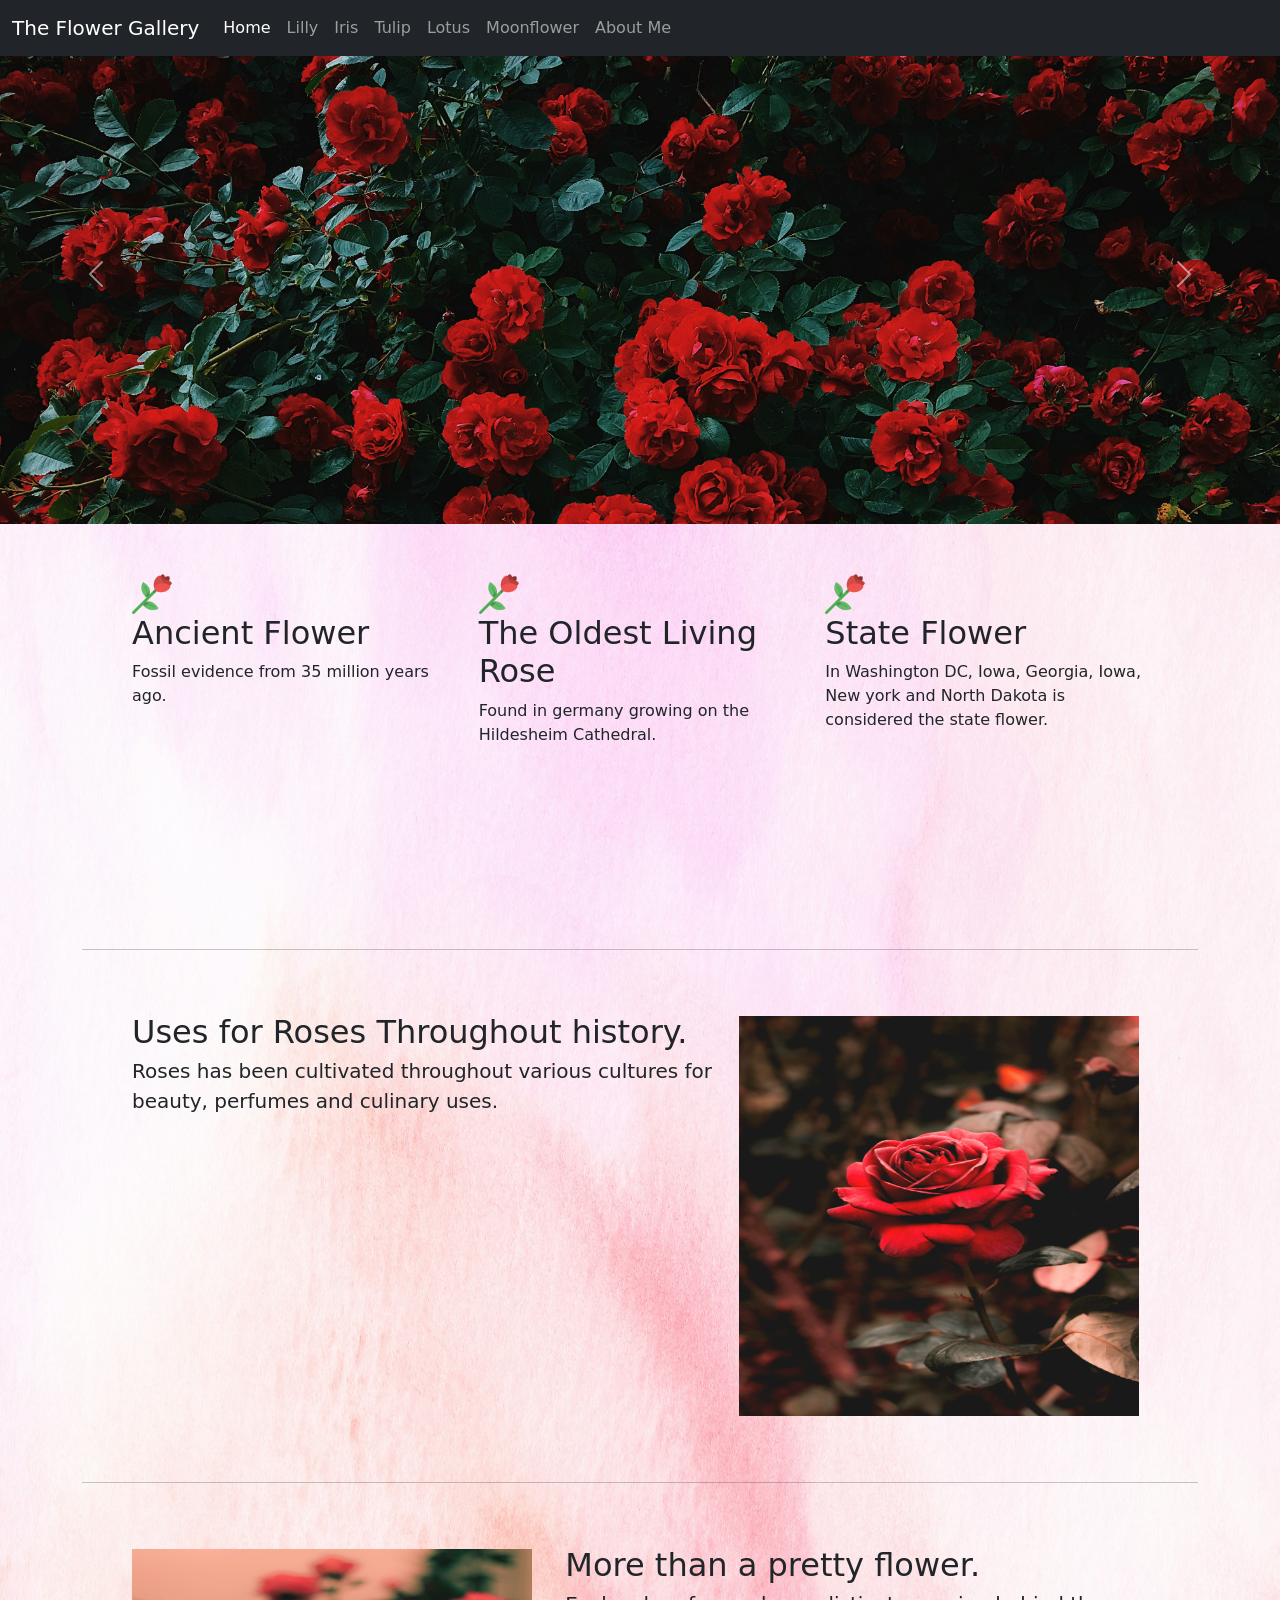
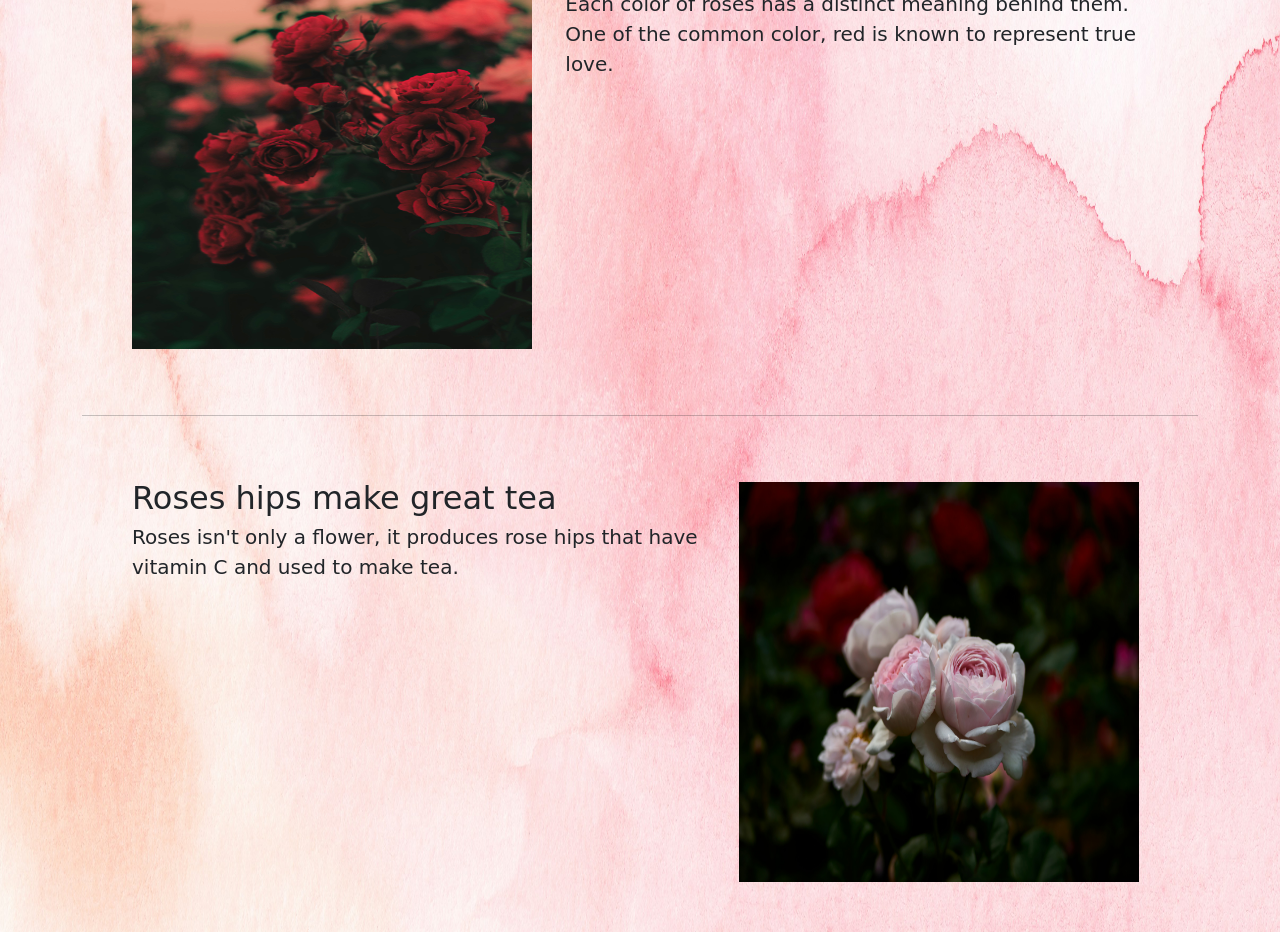
<file: Flower Gallery/rose.html>
<!DOCTYPE html>
<html lang="en">
<head>
    <meta charset="UTF-8">
    <meta name="viewport" content="width=device-width, initial-scale=1.0">
    <link  rel="icon" href="favicon_io/favicon.ico" type="image/x-icon">
    <link rel="stylesheet" href="rose.css">
    <link rel="html" href="index.html">
    <link rel="preconnect" href="https://fonts.googleapis.com">
    <link href="https://cdn.jsdelivr.net/npm/bootstrap@5.3.5/dist/css/bootstrap.min.css" rel="stylesheet" integrity="sha384-SgOJa3DmI69IUzQ2PVdRZhwQ+dy64/BUtbMJw1MZ8t5HZApcHrRKUc4W0kG879m7" crossorigin="anonymous">
    <script src="https://cdn.jsdelivr.net/npm/bootstrap@5.3.5/dist/js/bootstrap.bundle.min.js" integrity="sha384-k6d4wzSIapyDyv1kpU366/PK5hCdSbCRGRCMv+eplOQJWyd1fbcAu9OCUj5zNLiq" crossorigin="anonymous"></script>
    <title>The Queen of Flowers</title>
</head>
<body>
    <nav class="navbar navbar-expand-md navbar-dark fixed-top bg-dark">
        <div class="container-fluid">
          <a class="navbar-brand" href="index.html">The Flower Gallery</a>
          <button class="navbar-toggler" type="button" data-bs-toggle="collapse" data-bs-target="#navbarCollapse" aria-controls="navbarCollapse" aria-expanded="false" aria-label="Toggle navigation">
            <span class="navbar-toggler-icon"></span>
          </button>
          <div class="collapse navbar-collapse" id="navbarCollapse">
            <ul class="navbar-nav me-auto mb-2 mb-md-0">
              <li class="nav-item">
                <a class="nav-link active" aria-current="page" href="index.html">Home</a>
              </li>
              <li class="nav-item">
                <a class="nav-link" href="lily.html">Lilly</a>
              </li>
              <li class="nav-item">
                <a class="nav-link" href="iris.html">Iris</a>
              </li>
              <li class="nav-item">
                <a class="nav-link" href="tulip.html">Tulip</a>
              </li>
              <li class="nav-item">
                <a class="nav-link" href="lotus.html">Lotus</a>
              </li>
              <li class="nav-item">
                <a class="nav-link" href="moonflower.html">Moonflower</a>
              </li>
              <li class="nav-item">
                <a class="nav-link" href="aboutme.html">About Me</a>
              </li>
            </ul>
            </div>
        </div>
      </nav>
      <br>
      <div id="carouselExample" class="carousel slide">
        <div class="carousel-inner">
          <div class="carousel-item active">
            <img src="nikita-tikhomirov-dv7cSiHurKM-unsplash.jpg" class="d-block w-100" alt="large red rose" class="rose-red">
          </div>
          <div class="carousel-item">
            <img src="vladimir-yelizarov-dulCUlygT6M-unsplash.jpg" class="d-block w-100" alt="red rose garden" class="rose-red">
          </div>
          <div class="carousel-item">
            <img src="jason-leung-RejmZhrW8f4-unsplash.jpg" class="d-block w-100" alt="bush of pink roses" class="rose-red">
          </div>
        </div>
        <button class="carousel-control-prev" type="button" data-bs-target="#carouselExample" data-bs-slide="prev">
          <span class="carousel-control-prev-icon" aria-hidden="true"></span>
          <span class="visually-hidden">Previous</span>
        </button>
        <button class="carousel-control-next" type="button" data-bs-target="#carouselExample" data-bs-slide="next">
          <span class="carousel-control-next-icon" aria-hidden="true"></span>
          <span class="visually-hidden">Next</span>
        </button>
      </div>
  
      <div class="container marketing">

        <!-- Three columns of text below the carousel -->
         
        <div class="row">
          <div class="col-lg-4">
            <img src="rose-icon-13895.png" class="rose-icon">
            <h2 class="fw-normal">Ancient Flower</h2>
            <p>Fossil evidence from 35 million years ago.</p>
            
          </div><!-- /.col-lg-4 -->
          <div class="col-lg-4">
           <img src="rose-icon-13895.png" class="rose-icon">
            <h2 class="fw-normal">The Oldest Living Rose</h2>
            <p>Found in germany growing on the Hildesheim Cathedral.</p>

          </div><!-- /.col-lg-4 -->
          <div class="col-lg-4">
            <img src="rose-icon-13895.png" class="rose-icon">
            <h2 class="fw-normal">State Flower</h2>
            <p>In Washington DC, Iowa, Georgia, Iowa, New york and North Dakota is considered the state flower. </p>
          </div><!-- /.col-lg-4 -->
        </div><!-- /.row -->
    
        <hr class="featurette-divider">
        <div class="row featurette">
            <div class="col-md-7">
              <h2 class="featurette-heading fw-normal lh-1">Uses for Roses Throughout history.
            </h2>
              <p class="lead">Roses has been cultivated throughout various cultures for beauty, perfumes and culinary uses.
            </p>
            </div>
            <div class="col-md-5">
                <img src="edward-howell-dZ3YRMco4XU-unsplash.jpg" class="rose-pic" alt="red rose">
            </div>
          </div>
          <hr class="featurette-divider">
          <div class="row featurette">
            <div class="col-md-7 order-md-2">
              <h2 class="featurette-heading fw-normal lh-1">More than a pretty flower.
            </h2>
              <p class="lead">Each color of roses has a distinct meaning behind them. One of the common color, red is known to represent true love.
            </p>
            </div>
            <div class="col-md-5 order-md-1">
              <img src="alexandru-boicu-_VDrIUJai58-unsplash.jpg" alt="rose bush" class="rose-pic">
            </div>
          </div>
          <hr class="featurette-divider">
        <div class="row featurette">
            <div class="col-md-7">
              <h2 class="featurette-heading fw-normal lh-1">Roses hips make great tea
            </h2>
              <p class="lead">Roses isn't only a flower, it produces rose hips that have vitamin C and used to make tea.
            </p>
            </div>
            <div class="col-md-5">
                <img src="evan-jeung-dK3HRaJEax8-unsplash.jpg" class="rose-pic" alt="red rose">
            </div>
          </div>

</body>
</html>
</file>
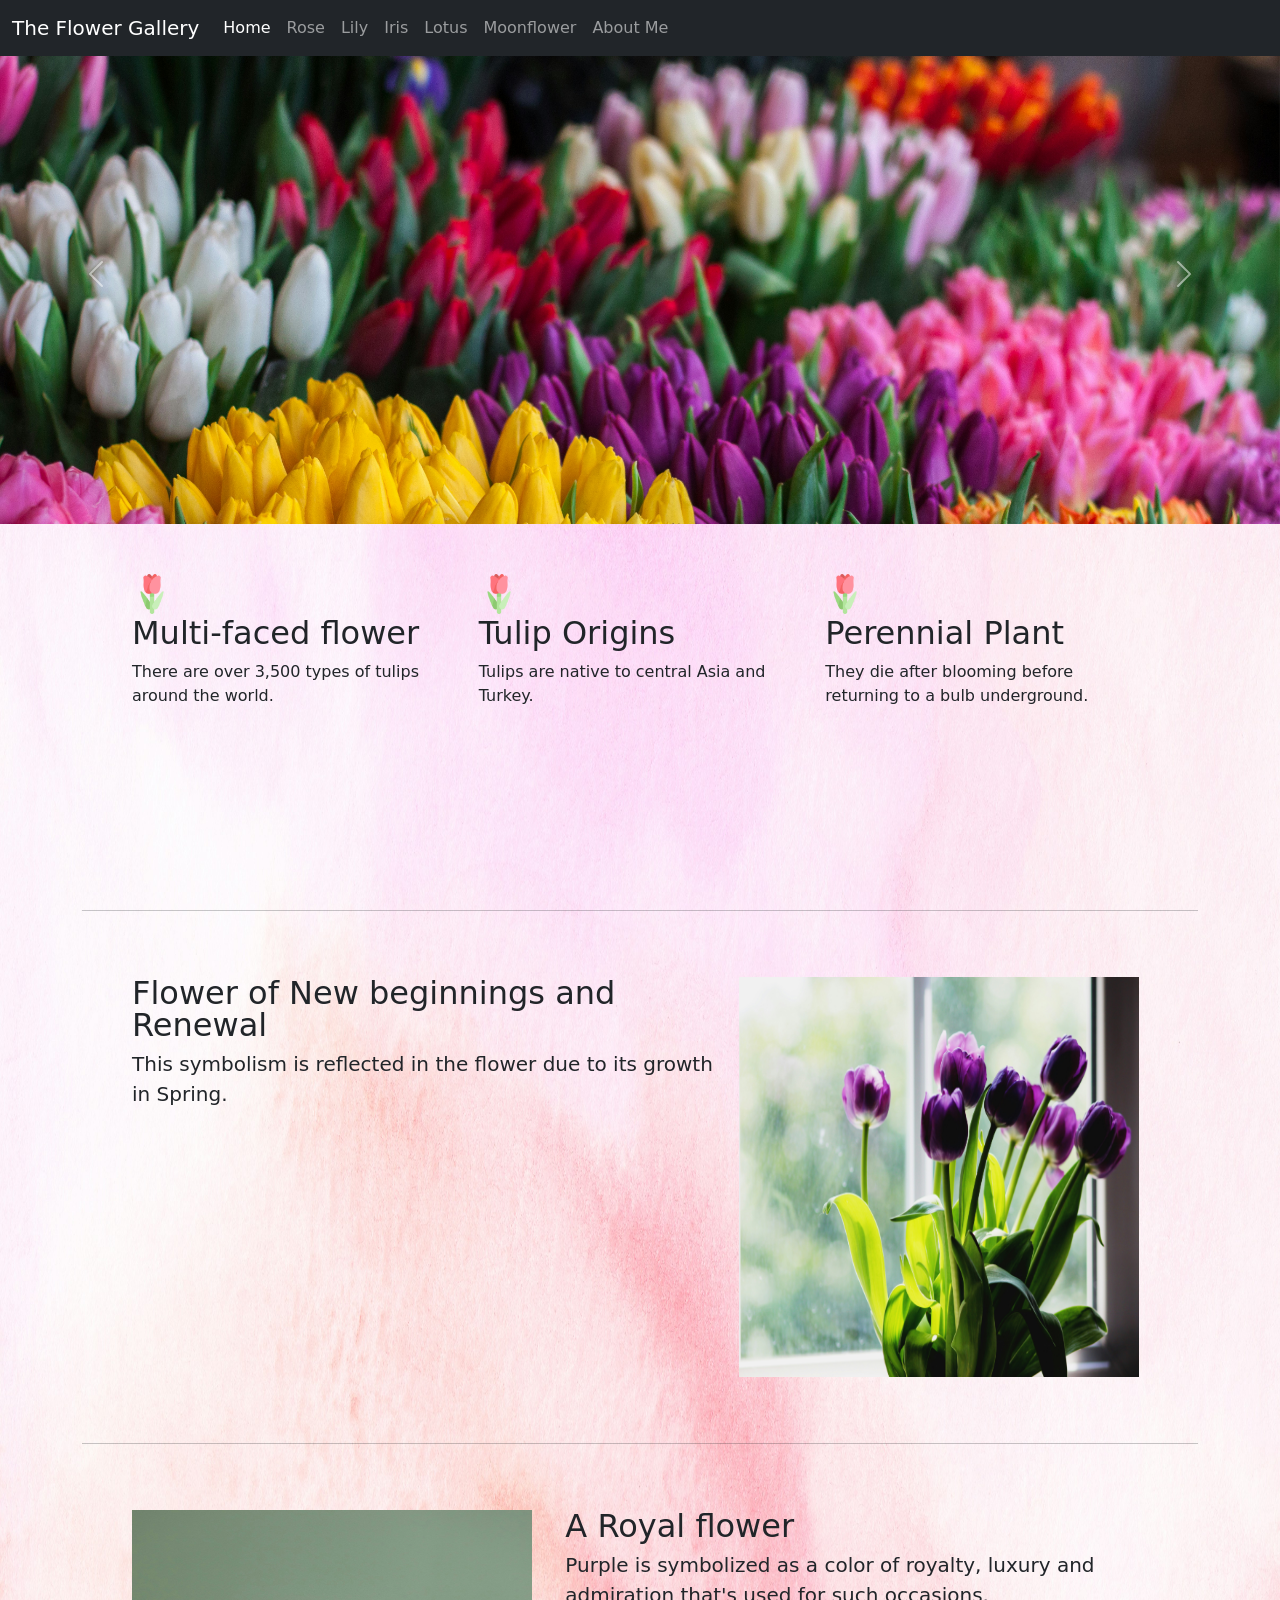
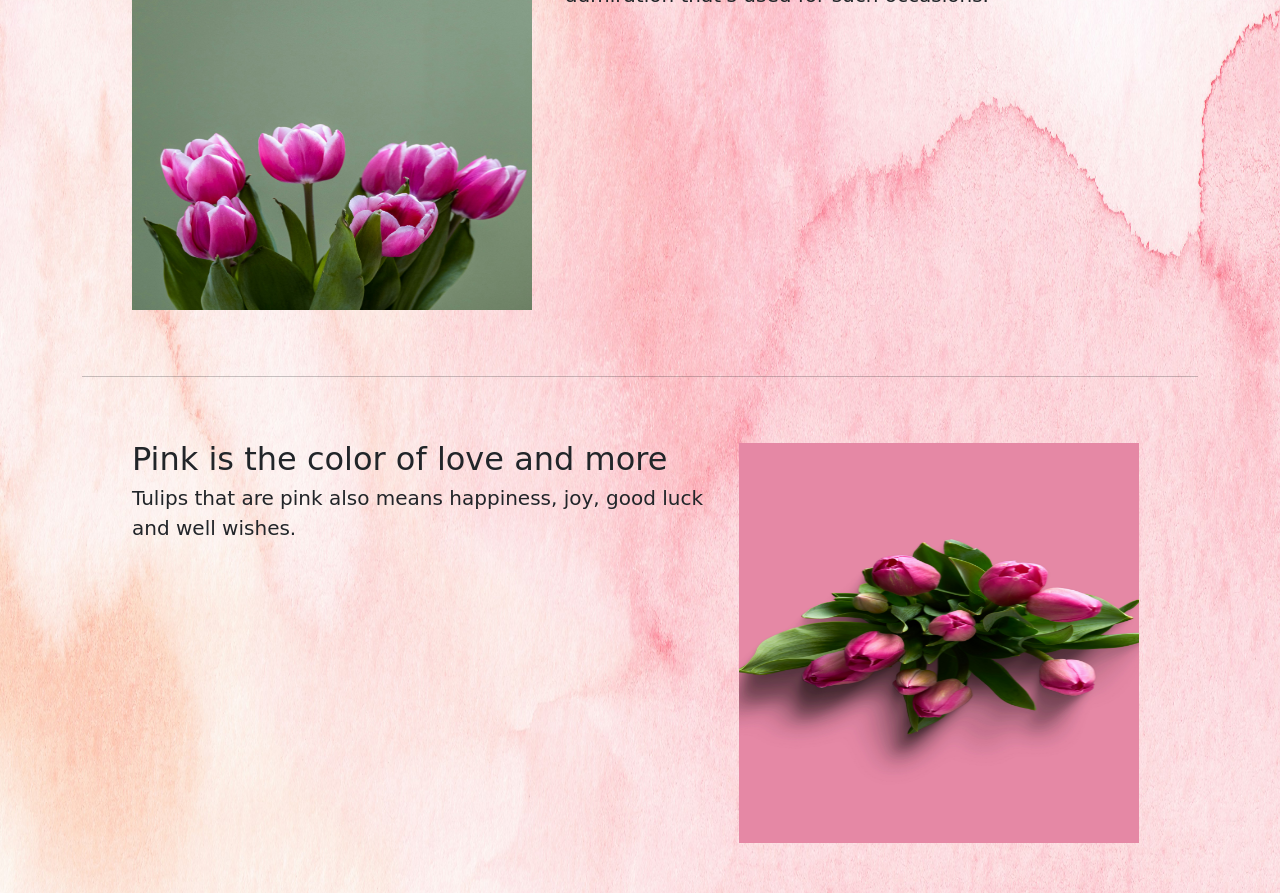
<file: Flower Gallery/tulip.html>
<!DOCTYPE html>
<html lang="en">
<head>
    <meta charset="UTF-8">
    <meta name="viewport" content="width=device-width, initial-scale=1.0">
    <link  rel="icon" href="favicon_io/favicon.ico" type="image/x-icon">
    <link rel="stylesheet" href="rose.css">
    <link rel="html" href="index.html">
    <link rel="preconnect" href="https://fonts.googleapis.com">
    <link href="https://cdn.jsdelivr.net/npm/bootstrap@5.3.5/dist/css/bootstrap.min.css" rel="stylesheet" integrity="sha384-SgOJa3DmI69IUzQ2PVdRZhwQ+dy64/BUtbMJw1MZ8t5HZApcHrRKUc4W0kG879m7" crossorigin="anonymous">
    <script src="https://cdn.jsdelivr.net/npm/bootstrap@5.3.5/dist/js/bootstrap.bundle.min.js" integrity="sha384-k6d4wzSIapyDyv1kpU366/PK5hCdSbCRGRCMv+eplOQJWyd1fbcAu9OCUj5zNLiq" crossorigin="anonymous"></script>
    <title>The Flower of Spring</title>
</head>
<body>
    <nav class="navbar navbar-expand-md navbar-dark fixed-top bg-dark">
        <div class="container-fluid">
          <a class="navbar-brand" href="index.html">The Flower Gallery</a>
          <button class="navbar-toggler" type="button" data-bs-toggle="collapse" data-bs-target="#navbarCollapse" aria-controls="navbarCollapse" aria-expanded="false" aria-label="Toggle navigation">
            <span class="navbar-toggler-icon"></span>
          </button>
          <div class="collapse navbar-collapse" id="navbarCollapse">
            <ul class="navbar-nav me-auto mb-2 mb-md-0">
              <li class="nav-item">
                <a class="nav-link active" aria-current="page" href="index.html">Home</a>
              </li>
              <li class="nav-item">
                <a class="nav-link" href="rose.html">Rose</a>
              </li>
              <li class="nav-item">
                <a class="nav-link" href="lily.html">Lily</a>
              </li>
              <li class="nav-item">
                <a class="nav-link" href="iris.html">Iris</a>
              </li>
              <li class="nav-item">
                <a class="nav-link" href="lotus.html">Lotus</a>
              </li>
              <li class="nav-item">
                <a class="nav-link" href="moonflower.html">Moonflower</a>
              </li>
              <li class="nav-item">
                <a class="nav-link" href="aboutme.html">About Me</a>
              </li>
            </ul>
            </div>
        </div>
      </nav>
      <br>
      <div id="carouselExample" class="carousel slide">
        <div class="carousel-inner">
          <div class="carousel-item active">
            <img src="ioann-mark-kuznietsov-eHlVZcSrjfg-unsplash.jpg" class="d-block w-100" alt="multi-color tulips" class="rose-red">
          </div>
          <div class="carousel-item">
            <img src="luca-florio-jLZVBAICew0-unsplash.jpg" class="d-block w-100" alt="orange tulips in a field" class="purple iris">
          </div>
          <div class="carousel-item">
            <img src="lynn-danielson-WTeZkGde4Cs-unsplash.jpg" class="d-block w-100" alt="pink tulips in a field" class="rose-red">
          </div>
        </div>
        <button class="carousel-control-prev" type="button" data-bs-target="#carouselExample" data-bs-slide="prev">
          <span class="carousel-control-prev-icon" aria-hidden="true"></span>
          <span class="visually-hidden">Previous</span>
        </button>
        <button class="carousel-control-next" type="button" data-bs-target="#carouselExample" data-bs-slide="next">
          <span class="carousel-control-next-icon" aria-hidden="true"></span>
          <span class="visually-hidden">Next</span>
        </button>
      </div>
  
      <div class="container marketing">

        <!-- Three columns of text below the carousel -->
         
        <div class="row">
          <div class="col-lg-4">
            <img src="tulip.png" class="rose-icon" alt="pink lily icon">
            <h2 class="fw-normal">Multi-faced flower</h2>
            <p>There are over 3,500 types of tulips around the world.</p>
            
          </div><!-- /.col-lg-4 -->
          <div class="col-lg-4">
           <img src="tulip.png" class="rose-icon" alt="pink lily icon">
            <h2 class="fw-normal">Tulip Origins</h2>
            <p>Tulips are native to central Asia and Turkey.</p>

          </div><!-- /.col-lg-4 -->
          <div class="col-lg-4">
            <img src="tulip.png" class="rose-icon" alt="pink lily icon">
            <h2 class="fw-normal">Perennial Plant</h2>
            <p>They die after blooming before returning to a bulb underground.</p>
          </div><!-- /.col-lg-4 -->
        </div><!-- /.row -->

        <hr class="featurette-divider">
        <div class="row featurette">
            <div class="col-md-7">
              <h2 class="featurette-heading fw-normal lh-1">Flower of New beginnings and Renewal
            </h2>
              <p class="lead">This symbolism is reflected in the flower due to its growth in Spring.
            </p>
            </div>
            <div class="col-md-5">
                <img src="brandi-redd-ZlQM9GikNGI-unsplash.jpg" class="rose-pic" alt="purple tulips by a window">
            </div>
          </div>
          <hr class="featurette-divider">
          <div class="row featurette">
            <div class="col-md-7 order-md-2">
              <h2 class="featurette-heading fw-normal lh-1">A Royal flower
            </h2>
              <p class="lead">Purple is symbolized as a color of royalty, luxury and admiration that's used for such occasions.
            </p>
            </div>
            <div class="col-md-5 order-md-1">
              <img src="martin-dawson-rRXQ_5kKiHc-unsplash.jpg" alt="dark pink tulips on a green background" class="rose-pic">
            </div>
          </div>
          <hr class="featurette-divider">
        <div class="row featurette">
            <div class="col-md-7">
              <h2 class="featurette-heading fw-normal lh-1">Pink is the color of love and more
            </h2>
              <p class="lead">Tulips that are pink also means happiness, joy, good luck and well wishes.
            </p>
            </div>
            <div class="col-md-5">
                <img src="calaful-prints-5DETBuxZh3M-unsplash.jpg" class="rose-pic" alt="dark pink tulips on a pink background">
            </div>
          </div>

</body>
</html>
</file>
<file: Flower Gallery/style.css>
html, body{
    height: 100vh;
    background-image: url("anna-sullivan-ARrM9jUl780-unsplash.jpg"); 
    direction: ltr;
    overflow-x: hidden;
    margin: 0;
    padding: 0;
}

#heading{
    text-align: center;
    width: auto;
    background-color: black ;
    border: 1px solid black;
    color: wheat;
    box-shadow: 2px 2px rgb(71, 71, 71);
    font-size: 3rem;
    backdrop-filter: blur(10px);
    opacity: 0.8;
    font-family: 'Meie Script', 'Times New Roman', Times, serif;
}

.section{
    display: grid;
    justify-content: center;
    grid-template-columns: repeat(3, auto);
    grid-template-rows: repeat(3, AUTO);
    gap: 5px;
    margin-top: 40px;
    margin-right: 200px;
}
.title-card{
    color: rgb(8, 8, 8);
    display: flex;
    justify-content:center;
    font-family: 'Times New Roman', Times, serif;
}
.clock-container{
    display: flex;
    justify-content: center;
}
.clock{
    text-align: center;
    font-size: 2rem;
    background-color: black;
    backdrop-filter: blur(0.5px);
    color: white;
    opacity: 0.8;
    width: 150px;
    
}
.rose{
    height: 400px;
    width: 400px;
    margin-left: 200px;
}

.rose:hover{
    cursor: pointer;
    transform: scale(1.1);
}

.lilly{
    height: 400px;
    width: 400px;
    
}
.lilly:hover{
    cursor: pointer;
    transform: scale(1.1);
}
.iris{
    height: 400px;
    width: 400px;
    justify-self:self-start;
}
.iris:hover{
    cursor: pointer;
    transform: scale(1.1);
}
.tulip{
    height: 400px;
    width: 400px;
    margin-left: 200px;
    padding-left: 0;
}
.tulip:hover{
    cursor: pointer;
    transform: scale(1.1);
}
.lotus{
    height: 400px;
    width: 400px;
}
.lotus:hover{
    cursor: pointer;
    transform: scale(1.1);
}
.moonflower{
    height: 400px;
    width: 400px;
}
.moonflower:hover{
    cursor: pointer;
    transform: scale(1.1);
}
.container{
    display: flex;
    justify-content: center;
}

.photo{
    height: 200px;
    width: 200px;
    border-radius: 50%;
   
}

.photo:hover{
    cursor: pointer;
    transform: scale(1.1);
}
footer{
    text-align: center;
    color: white;
    background-color: black;
    width: 100%;
    height: 5%;
}
@media (min-width: 300px){
    body{
        background-color: antiquewhite;
    }
}
</file>
<file: Flower Gallery/rose.css>
body{
   background-image: url("kseniya-lapteva-6JgOnrS9REY-unsplash.jpg");
   background-size: 100% 100%;
   min-height: 100vh;
}
.carousel-item{
    height: 500px;
    width: 500px;
}
.rose-red{
    object-fit: cover;
}
.rose-icon{
    height: 40px;
    width: 40px;
}
.col-lg-4{
    margin-bottom: 120px;
}
.row{
    padding: 50px;
}
.rose-pic{
    height: 400px;
    width: 400px;
}
</file>
